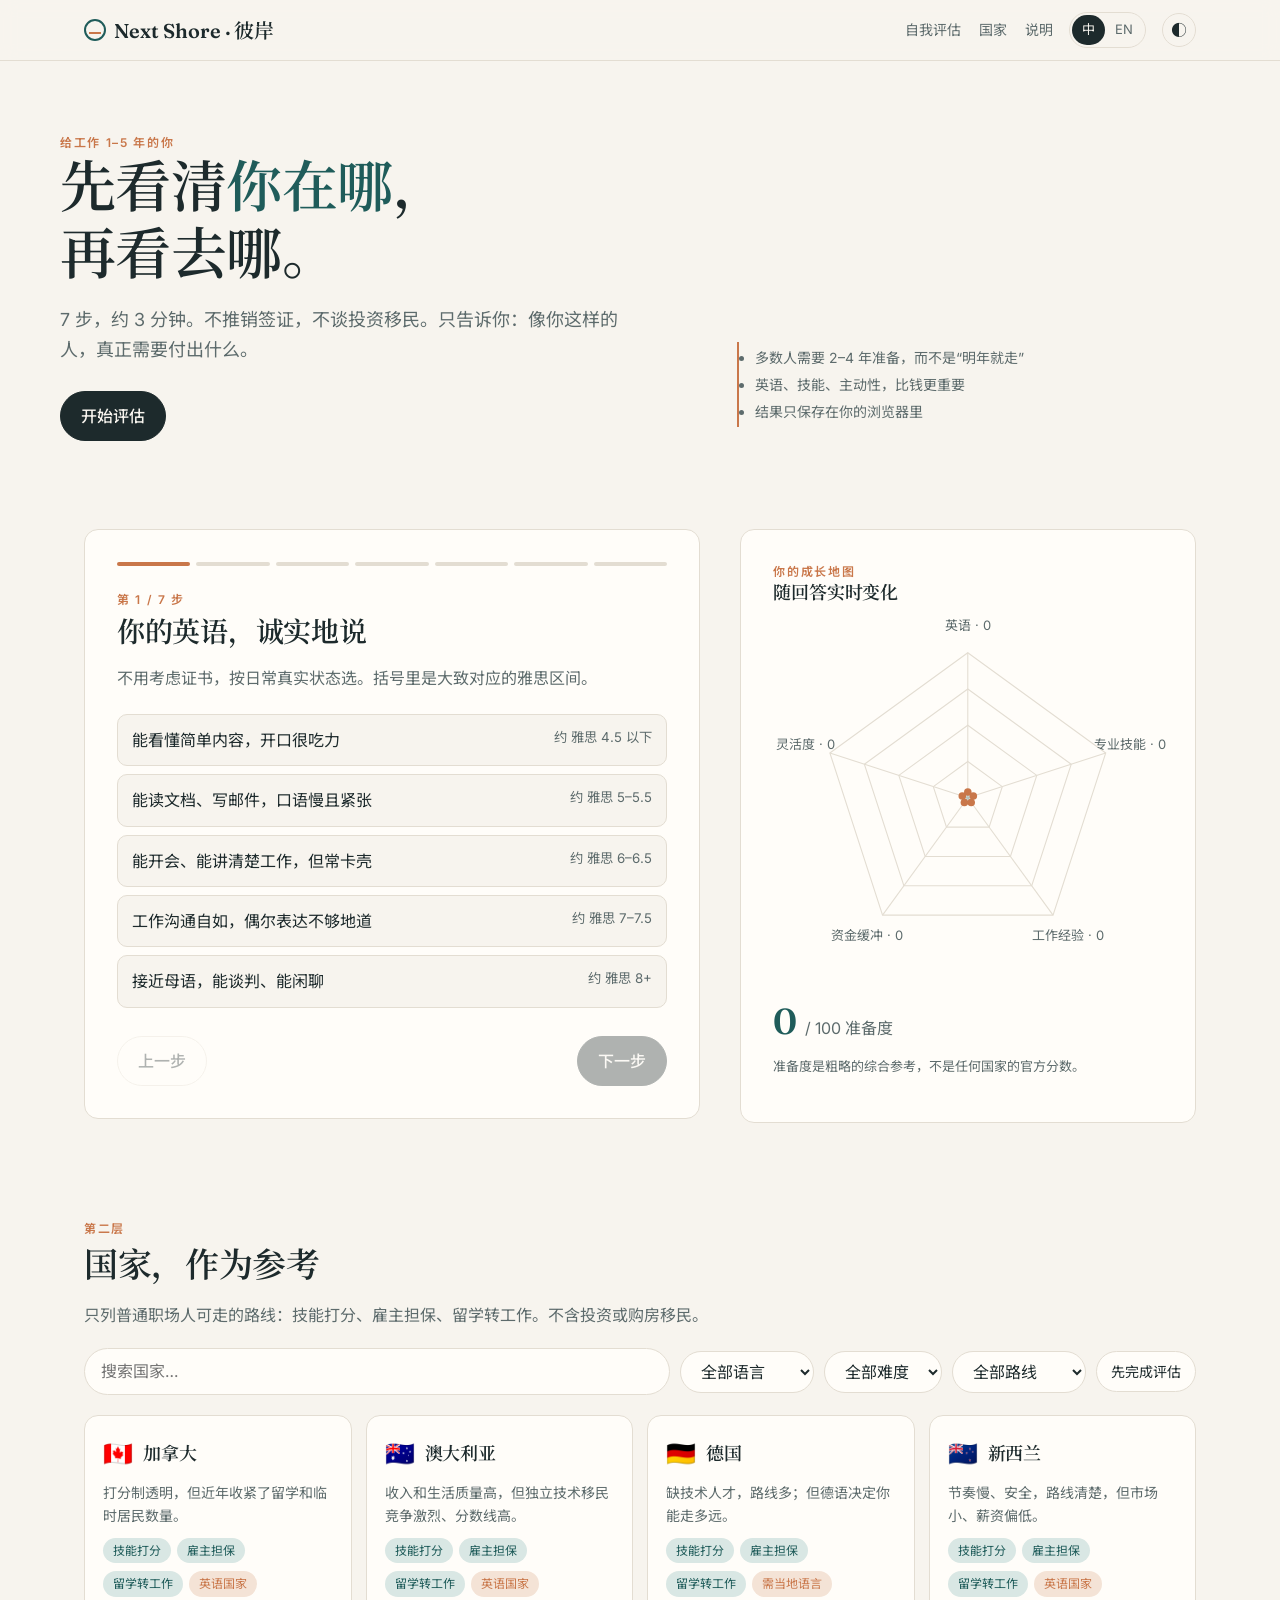
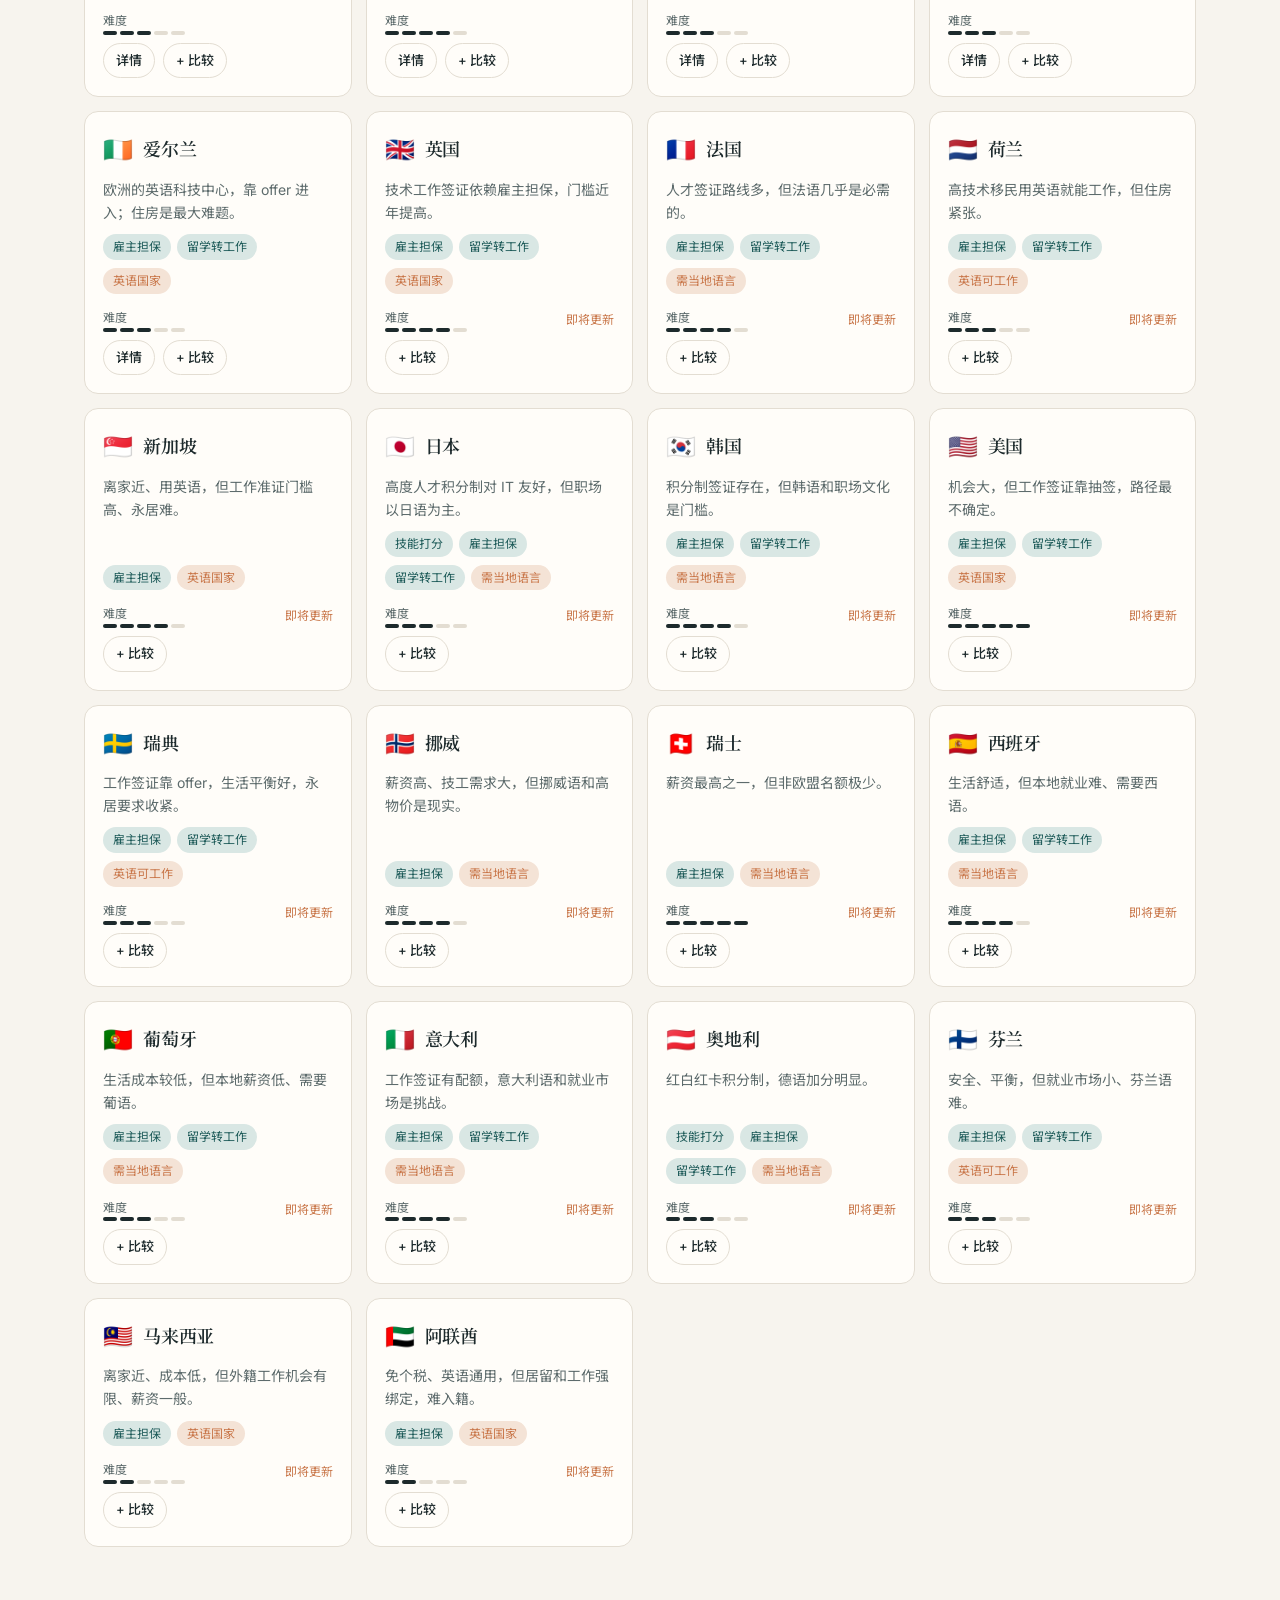
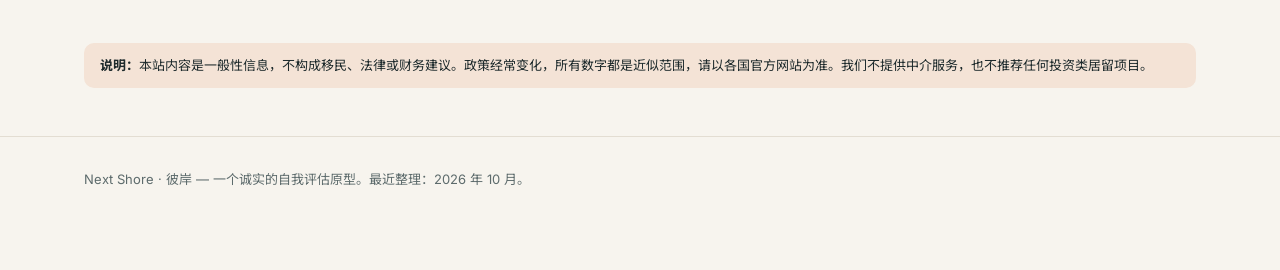
<file: index.html>
<!doctype html>
<html lang="zh-CN">
<head>
<meta charset="utf-8" />
<meta name="viewport" content="width=device-width, initial-scale=1" />
<title>Next Shore · 彼岸</title>
<meta name="description" content="A calm self-assessment for early-career professionals curious about working abroad. 给工作 1–5 年、想看看海外可能性的人的自我评估。" />
<link rel="preconnect" href="https://fonts.googleapis.com" />
<link rel="preconnect" href="https://fonts.gstatic.com" crossorigin />
<link href="https://fonts.googleapis.com/css2?family=Fraunces:opsz,wght@9..144,400;9..144,600&family=Inter:wght@400;500;600&family=Noto+Sans+SC:wght@400;500;700&family=Noto+Serif+SC:wght@500;700&display=swap" rel="stylesheet" />
<style>
/* ---------- Tokens ---------- */
:root{
  --paper:#f7f4ee; --card:#fffdf9; --ink:#1d2a2c; --muted:#5d6b6c; --line:#e3ddd2;
  --teal:#1f5c5a; --teal-soft:#d9e7e4; --warm:#c9774a; --warm-soft:#f4e3d6;
  --serif:"Fraunces","Noto Serif SC",Georgia,serif; --sans:"Inter","Noto Sans SC",system-ui,sans-serif;
  --r:14px; --ease:cubic-bezier(.2,.7,.2,1);
}
[data-theme=dark]{ --paper:#141a1b; --card:#1b2324; --ink:#ece6dc; --muted:#a3adab; --line:#2c3738;
  --teal:#7fbcb5; --teal-soft:#21393a; --warm:#e09a6f; --warm-soft:#3a2a20; }
*{box-sizing:border-box} html{scroll-behavior:smooth}
body{margin:0;background:var(--paper);color:var(--ink);font:16px/1.65 var(--sans);-webkit-font-smoothing:antialiased;overflow-x:hidden}
h1,h2,h3{font-family:var(--serif);font-weight:600;line-height:1.2;margin:0;letter-spacing:-.01em}
a{color:var(--teal)} button{font:inherit;color:inherit;cursor:pointer}
:focus-visible{outline:2px solid var(--warm);outline-offset:2px;border-radius:6px}
.wrap{max-width:1160px;margin:0 auto;padding:0 24px}
.eyebrow{font-size:12px;letter-spacing:.14em;text-transform:uppercase;color:var(--warm);font-weight:600}
.muted{color:var(--muted)}
.btn{border:1px solid var(--ink);background:var(--ink);color:var(--paper);padding:11px 20px;border-radius:999px;font-weight:500;transition:transform .2s var(--ease),opacity .2s}
.btn:hover{transform:translateY(-1px)} .btn:disabled{opacity:.35;cursor:not-allowed;transform:none}
.btn.ghost{background:transparent;color:var(--ink);border-color:var(--line)}
.chip{display:inline-block;font-size:12px;padding:3px 10px;border-radius:999px;background:var(--teal-soft);color:var(--teal);margin:0 6px 6px 0}
.chip.warm{background:var(--warm-soft);color:var(--warm)}
/* ---------- Header ---------- */
header{position:sticky;top:0;z-index:30;background:color-mix(in srgb,var(--paper) 88%,transparent);backdrop-filter:blur(8px);border-bottom:1px solid var(--line)}
.bar{display:flex;align-items:center;gap:16px;height:60px}
.logo{font-family:var(--serif);font-size:20px;font-weight:600;text-decoration:none;color:var(--ink);display:flex;align-items:center;gap:8px}
.logo i{width:22px;height:22px;border-radius:50%;border:2px solid var(--teal);position:relative;display:inline-block}
.logo i:after{content:"";position:absolute;left:3px;right:3px;bottom:5px;height:2px;background:var(--warm)}
nav{display:flex;gap:18px;margin-left:auto;font-size:14px} nav a{color:var(--muted);text-decoration:none} nav a:hover{color:var(--ink)}
.toggle{display:flex;border:1px solid var(--line);border-radius:999px;padding:2px;font-size:13px}
.toggle button{border:0;background:none;padding:4px 10px;border-radius:999px;color:var(--muted)}
.toggle button[aria-pressed=true]{background:var(--ink);color:var(--paper)}
.icon-btn{border:1px solid var(--line);background:none;width:34px;height:34px;border-radius:50%}
/* ---------- Hero ---------- */
.hero{padding:72px 0 40px;display:grid;grid-template-columns:1.3fr 1fr;gap:48px;align-items:end}
.hero h1{font-size:clamp(34px,5vw,56px)} .hero h1 em{font-style:normal;color:var(--teal)}
.hero p{font-size:18px;max-width:560px}
.promise{border-left:2px solid var(--warm);padding-left:16px;font-size:14px}
.promise li{margin:4px 0}
/* ---------- Assessment ---------- */
section{padding:48px 0;scroll-margin-top:60px}
.assess{display:grid;grid-template-columns:minmax(0,1.15fr) minmax(0,.85fr);gap:40px;align-items:start}
.panel{background:var(--card);border:1px solid var(--line);border-radius:var(--r);padding:32px}
.progress{display:flex;gap:6px;margin-bottom:24px} .progress span{flex:1;height:4px;border-radius:4px;background:var(--line);transition:background .4s}
.progress span.on{background:var(--teal)} .progress span.cur{background:var(--warm)}
.step{animation:in .45s var(--ease)} @keyframes in{from{opacity:0;transform:translateX(14px)}to{opacity:1;transform:none}}
.step h2{font-size:28px;margin:6px 0 8px}
.q{margin-top:22px} .q>p{font-weight:600;margin:0 0 10px;font-size:14px}
.opts{display:grid;gap:8px} .opts.two{grid-template-columns:1fr 1fr}
.opt{display:flex;justify-content:space-between;gap:12px;text-align:left;border:1px solid var(--line);background:var(--paper);border-radius:10px;padding:12px 14px;transition:border-color .2s,background .2s,transform .15s}
.opt:hover{border-color:var(--teal)} .opt:active{transform:scale(.99)}
.opt[aria-pressed=true]{border-color:var(--teal);background:var(--teal-soft)}
.opt small{color:var(--muted);white-space:nowrap}
.nav-row{display:flex;justify-content:space-between;align-items:center;margin-top:28px}
.radar-card{position:sticky;top:84px}
.radar-card h3{font-size:18px}
svg.radar{width:100%;height:auto;display:block;overflow:visible}
.radar .grid{fill:none;stroke:var(--line)} .radar .axis{stroke:var(--line)}
.radar .shape{fill:color-mix(in srgb,var(--teal) 22%,transparent);stroke:var(--teal);stroke-width:2;stroke-linejoin:round}
.radar .dot{fill:var(--warm)} .radar text{font:12px var(--sans);fill:var(--muted)}
.ready{display:flex;align-items:baseline;gap:8px;margin-top:6px} .ready b{font:600 36px var(--serif);color:var(--teal)}
.mini{display:none}
/* ---------- Results ---------- */
#results[hidden]{display:none}
.res-head{display:grid;grid-template-columns:1.4fr .6fr;gap:32px;align-items:center}
.res-head h2{font-size:clamp(26px,3.4vw,38px);margin:8px 0 12px}
.effort{display:flex;gap:4px;margin-top:6px} .effort i{width:26px;height:8px;border-radius:4px;background:var(--line)} .effort i.on{background:var(--warm)}
.road{position:relative;display:grid;grid-template-columns:repeat(4,1fr);gap:16px;margin:40px 0 8px}
.road:before{content:"";position:absolute;top:13px;left:12px;right:12px;height:2px;background:repeating-linear-gradient(90deg,var(--teal) 0 8px,transparent 8px 14px)}
.stop{position:relative;padding-top:38px;animation:in .5s var(--ease) both}
.stop:before{content:"";position:absolute;top:4px;left:0;width:20px;height:20px;border-radius:50%;background:var(--card);border:2px solid var(--teal)}
.stop.here:before{background:var(--warm);border-color:var(--warm);box-shadow:0 0 0 6px var(--warm-soft)}
.stop .t{font-size:12px;color:var(--warm);font-weight:600;letter-spacing:.06em}
.stop h4{margin:4px 0;font-family:var(--serif);font-size:17px}
.steps-list{counter-reset:s;list-style:none;padding:0;display:grid;grid-template-columns:1fr 1fr;gap:12px}
.steps-list li{counter-increment:s;background:var(--paper);border:1px solid var(--line);border-radius:10px;padding:14px 14px 14px 48px;position:relative}
.steps-list li:before{content:counter(s);position:absolute;left:14px;top:12px;font:600 18px var(--serif);color:var(--teal)}
details{border-top:1px solid var(--line)} details:last-child{border-bottom:1px solid var(--line)}
summary{cursor:pointer;padding:16px 0;font-weight:600;list-style:none;display:flex;justify-content:space-between}
summary:after{content:"+";color:var(--teal);font-size:20px;line-height:1;transition:transform .25s} details[open] summary:after{transform:rotate(45deg)}
details>div{padding:0 0 18px;animation:in .3s var(--ease)}
.gap{display:grid;grid-template-columns:110px 1fr;gap:12px;margin:10px 0}
.meter{height:6px;border-radius:4px;background:var(--line);overflow:hidden;margin-top:6px}.meter i{display:block;height:100%;background:var(--warm)}
/* ---------- Countries ---------- */
.tools{display:flex;flex-wrap:wrap;gap:10px;align-items:center;margin:20px 0}
.tools input,.tools select{font:inherit;border:1px solid var(--line);background:var(--card);color:var(--ink);border-radius:999px;padding:9px 16px}
.tools input{flex:1;min-width:200px}
.switch{display:flex;gap:8px;align-items:center;font-size:14px;border:1px solid var(--line);border-radius:999px;padding:8px 14px;background:var(--card)}
.switch[aria-pressed=true]{border-color:var(--teal);color:var(--teal);background:var(--teal-soft)}
.grid{display:grid;grid-template-columns:repeat(auto-fill,minmax(250px,1fr));gap:14px}
.cc{background:var(--card);border:1px solid var(--line);border-radius:var(--r);padding:18px;display:flex;flex-direction:column;gap:8px;transition:transform .2s var(--ease),border-color .2s}
.cc:hover{transform:translateY(-2px);border-color:var(--teal)}
.cc .top{display:flex;align-items:center;gap:10px} .cc .flag{font-size:24px} .cc h3{font-size:18px}
.cc p{margin:0;font-size:14px;color:var(--muted);flex:1}
.ticks{display:flex;gap:3px} .ticks i{width:14px;height:4px;border-radius:2px;background:var(--line)} .ticks i.on{background:var(--ink)}
.cc .row{display:flex;justify-content:space-between;align-items:center;font-size:12px;color:var(--muted)}
.cc .acts{display:flex;gap:8px} .cc .acts button{font-size:13px;padding:6px 12px}
.match{font:600 13px var(--sans);color:var(--teal)}
.soon{font-size:12px;color:var(--warm)}
/* Drawer + modal */
.scrim{position:fixed;inset:0;background:rgba(20,26,27,.35);z-index:40;opacity:0;pointer-events:none;transition:opacity .25s}
.scrim.on{opacity:1;pointer-events:auto}
.drawer{position:fixed;top:0;right:0;bottom:0;width:min(620px,100%);background:var(--card);z-index:50;transform:translateX(100%);transition:transform .35s var(--ease);overflow:auto;padding:28px 32px 48px;border-left:1px solid var(--line)}
.drawer.on{transform:none}
.drawer h2{font-size:30px;margin:6px 0}
.close{float:right}
.req{width:100%;border-collapse:collapse;font-size:14px} .req td{border-top:1px solid var(--line);padding:9px 6px;vertical-align:top} .req td:first-child{width:90px;font-weight:600}
.route{border-left:2px solid var(--teal);padding:2px 0 2px 14px;margin:12px 0} .route b{display:block}
.tray{position:fixed;left:50%;bottom:18px;transform:translate(-50%,140%);z-index:35;background:var(--ink);color:var(--paper);border-radius:999px;padding:8px 8px 8px 20px;display:flex;gap:12px;align-items:center;transition:transform .35s var(--ease);font-size:14px;max-width:calc(100% - 24px)}
.tray{visibility:hidden}.tray.on{transform:translate(-50%,0);visibility:visible} .tray .btn{background:var(--paper);color:var(--ink)}
.cmp{overflow:auto} .cmp table{border-collapse:collapse;min-width:560px;width:100%;font-size:14px}
.cmp th,.cmp td{text-align:left;vertical-align:top;padding:10px;border-top:1px solid var(--line)} .cmp th{font-family:var(--serif)}
.cmp td:first-child{font-weight:600;color:var(--muted);width:120px}
.drawer.wide{width:min(980px,100%)}
.note{font-size:13px;background:var(--warm-soft);border-radius:10px;padding:12px 16px;color:var(--ink)}
footer{border-top:1px solid var(--line);padding:32px 0 80px;font-size:13px;color:var(--muted)}
/* ---------- Responsive ---------- */
@media (max-width:900px){
  .hero,.assess,.res-head{grid-template-columns:1fr} .hero{padding-top:40px}
  .radar-card.full{display:none}
  .mini{display:flex;position:sticky;top:60px;z-index:20;align-items:center;gap:12px;background:var(--card);border:1px solid var(--line);border-radius:12px;padding:8px 12px;margin-bottom:12px}
  .mini svg{width:64px;height:64px;flex:none} .mini b{font:600 22px var(--serif);color:var(--teal)}
  .road{grid-template-columns:1fr;gap:0} .road:before{top:12px;bottom:12px;left:9px;right:auto;width:2px;height:auto;background:repeating-linear-gradient(180deg,var(--teal) 0 8px,transparent 8px 14px)}
  .stop{padding:0 0 22px 36px} .stop:before{top:2px}
  .steps-list,.opts.two{grid-template-columns:1fr}
  nav{display:none} .panel{padding:22px} .wrap{padding:0 16px}
  .bar{gap:10px} .logo{margin-right:auto}
}
@media (prefers-reduced-motion:reduce){*{animation:none!important;transition:none!important}}
</style>
</head>
<body>
<header><div class="wrap bar">
  <a class="logo" href="#top"><i aria-hidden="true"></i><span>Next Shore · 彼岸</span></a>
  <nav><a href="#assess" data-t="navAssess"></a><a href="#countries" data-t="navCountries"></a><a href="#about" data-t="navAbout"></a></nav>
  <div class="toggle" role="group" aria-label="Language"><button data-lang="zh">中</button><button data-lang="en">EN</button></div>
  <button class="icon-btn" id="theme" aria-label="Toggle dark mode">◐</button>
</div></header>

<main id="top">
  <div class="wrap hero">
    <div>
      <div class="eyebrow" data-t="heroEyebrow"></div>
      <h1 data-t="heroTitle" data-html></h1>
      <p class="muted" data-t="heroLead"></p>
      <a class="btn" href="#assess" data-t="heroCta" style="text-decoration:none;display:inline-block;margin-top:8px"></a>
    </div>
    <ul class="promise muted" data-t="promise" data-html></ul>
  </div>

  <section id="assess"><div class="wrap">
    <div class="mini" id="mini" aria-hidden="true"></div>
    <div class="assess">
      <div class="panel" id="stepPanel" aria-live="polite"></div>
      <aside class="panel radar-card full">
        <div class="eyebrow" data-t="radarEyebrow"></div>
        <h3 data-t="radarTitle"></h3>
        <div id="radar"></div>
        <div class="ready"><b id="readyNum">0</b><span class="muted" data-t="readyLabel"></span></div>
        <p class="muted" style="font-size:13px" data-t="radarNote"></p>
      </aside>
    </div>
  </div></section>

  <section id="results" hidden><div class="wrap"><div class="panel" id="resPanel"></div></div></section>

  <section id="countries"><div class="wrap">
    <div class="eyebrow" data-t="cEyebrow"></div>
    <h2 style="font-size:34px;margin-top:6px" data-t="cTitle"></h2>
    <p class="muted" data-t="cLead"></p>
    <div class="tools">
      <input id="q" type="search" />
      <select id="fLang" aria-label="language"></select>
      <select id="fDiff" aria-label="difficulty"></select>
      <select id="fPath" aria-label="pathway"></select>
      <button class="switch" id="fMatch" aria-pressed="false"></button>
    </div>
    <div class="grid" id="grid"></div>
  </div></section>

  <section id="about"><div class="wrap"><div class="note" data-t="disclaimer"></div></div></section>
</main>
<footer><div class="wrap" data-t="footer"></div></footer>

<div class="scrim" id="scrim"></div>
<aside class="drawer" id="drawer" role="dialog" aria-modal="true" aria-labelledby="dTitle" tabindex="-1"></aside>
<div class="tray" id="tray"><span id="trayTxt"></span><button class="btn" id="cmpBtn"></button><button class="icon-btn" id="trayClear" style="color:inherit;border-color:#fff4" aria-label="clear">×</button></div>

<script src="data.js"></script>
<script>
/* ===================== UI strings ===================== */
const UI = {
  navAssess:["自我评估","Self-assessment"], navCountries:["国家","Countries"], navAbout:["说明","About"],
  heroEyebrow:["给工作 1–5 年的你","For people 1–5 years into work"],
  heroTitle:["先看清<em>你在哪</em>，<br>再看去哪。","See <em>where you stand</em>,<br>then where to go."],
  heroLead:["7 步，约 3 分钟。不推销签证，不谈投资移民。只告诉你：像你这样的人，真正需要付出什么。","7 steps, about 3 minutes. No visa sales, no investment schemes — just what it would honestly take for someone like you."],
  heroCta:["开始评估","Start the assessment"],
  promise:["<li>多数人需要 2–4 年准备，而不是“明年就走”</li><li>英语、技能、主动性，比钱更重要</li><li>结果只保存在你的浏览器里</li>","<li>Most people need 2–4 years of preparation, not \"next year\"</li><li>English, skills and initiative matter more than money</li><li>Your result stays in your browser only</li>"],
  radarEyebrow:["你的成长地图","Your growth map"], radarTitle:["随回答实时变化","Updates as you answer"],
  readyLabel:["/ 100 准备度","/ 100 readiness"], radarNote:["准备度是粗略的综合参考，不是任何国家的官方分数。","Readiness is a rough composite, not any country's official score."],
  step:["第 {n} / {t} 步","Step {n} of {t}"], back:["上一步","Back"], next:["下一步","Next"], finish:["看我的结果","See my result"],
  youAreHere:["你在这里","You are here"], now:["现在","Now"],
  effort:["需要的投入","Effort required"], horizon:["大致时间","Rough horizon"],
  nextSteps:["接下来具体做什么","Concrete next steps"], whatTake:["对我来说要做到什么？","What would it take for me?"],
  whatTakeLead:["按你最弱的三项排序：","Ordered by your three weakest axes:"],
  matches:["和你最匹配的国家","Your best-matched countries"], toTake:["对你来说还差什么","What it would take for you"],
  noGap:["主要门槛你已经达到，关键在拿到 offer 或邀请。","You meet the main thresholds; the key is landing an offer or invitation."],
  langGap:["需要愿意学当地语言（你没有勾选）","You'd need to learn the local language (not selected)"],
  retake:["重新评估","Retake"], edit:["修改答案","Edit answers"], seeCountries:["查看全部国家","Browse all countries"],
  cEyebrow:["第二层","Second layer"], cTitle:["国家，作为参考","Countries, as reference"],
  cLead:["只列普通职场人可走的路线：技能打分、雇主担保、留学转工作。不含投资或购房移民。","Only routes for ordinary professionals: skilled points, employer sponsorship, study-to-work. No investment or property-based schemes."],
  search:["搜索国家…","Search countries…"], allLang:["全部语言","Any language"], allDiff:["全部难度","Any difficulty"], allPath:["全部路线","Any pathway"],
  diffN:["难度 {n}/5","Difficulty {n}/5"], matchOn:["只看匹配我的结果","Matched to my result"], matchNeed:["先完成评估","Finish the assessment first"],
  details:["详情","Details"], compare:["比较","Compare"], added:["已加入","Added"], comingSoon:["即将更新","Coming soon"],
  matchPct:["匹配 {n}","Match {n}"], none:["没有符合条件的国家。","No countries match."],
  overview:["概况","Overview"], routes:["适合普通职场人的路线","Routes for ordinary professionals"], reqs:["关键要求","Key requirements"],
  living:["生活与工作现实","Living & working reality"], risks:["风险与注意","Risks & caveats"], suits:["适合谁","Who it suits"], links:["官方来源","Official sources"],
  trayN:["已选 {n} / 3 个国家","{n} of 3 selected"], compareNow:["并排比较","Compare side by side"], close:["关闭","Close"],
  cmpTitle:["并排比较","Side-by-side"], difficulty:["难度","Difficulty"], language:["语言","Language"], pathways:["路线","Pathways"], line:["一句话","In one line"],
  cmpMax:["最多比较 3 个国家","Compare up to 3 countries"],
  disclaimer:["<b>说明：</b>本站内容是一般性信息，不构成移民、法律或财务建议。政策经常变化，所有数字都是近似范围，请以各国官方网站为准。我们不提供中介服务，也不推荐任何投资类居留项目。","<b>Please note:</b> this site is general information, not migration, legal or financial advice. Policies change often and every figure is approximate — always check official government sources. We offer no agency services and do not recommend any investment-based residency."],
  footer:["Next Shore · 彼岸 — 一个诚实的自我评估原型。最近整理：2026 年 10 月。","Next Shore · 彼岸 — an honest self-assessment prototype. Last reviewed: October 2026."],
};
/* ===================== State ===================== */
const S = {
  lang: localStorage.getItem("ns.lang") || "zh",
  answers: {}, step: 0, done: false, cmp: [], matchOnly: false,
};
try { const saved = JSON.parse(localStorage.getItem("ns.result") || "null"); if (saved) { S.answers = saved.answers; S.done = true; S.step = NS.STEPS.length - 1; } } catch (e) {}
const tx = (o) => (o ? o[S.lang] : "");
const u = (k, vars) => { let s = UI[k][S.lang === "zh" ? 0 : 1]; for (const v in vars || {}) s = s.replace("{" + v + "}", vars[v]); return s; };
const $ = (s) => document.querySelector(s);
const esc = (s) => String(s).replace(/[&<>"]/g, (c) => ({ "&": "&amp;", "<": "&lt;", ">": "&gt;", '"': "&quot;" }[c]));

/* ===================== Radar (hand-built SVG with morph) ===================== */
let shown = { english: 0, skills: 0, experience: 0, runway: 0, flex: 0 }, anim;
function radarSVG(vals, size, labels) {
  const c = size / 2, R = size / 2 - (labels ? 46 : 4), n = NS.AXES.length;
  const pt = (i, r) => { const a = -Math.PI / 2 + (i * 2 * Math.PI) / n; return [c + r * Math.cos(a), c + r * Math.sin(a)]; };
  let g = "";
  for (const k of [0.25, 0.5, 0.75, 1]) g += `<polygon class="grid" points="${NS.AXES.map((_, i) => pt(i, R * k).join(",")).join(" ")}"/>`;
  NS.AXES.forEach((ax, i) => {
    const [x, y] = pt(i, R); g += `<line class="axis" x1="${c}" y1="${c}" x2="${x}" y2="${y}"/>`;
    if (labels) { const [lx, ly] = pt(i, R + 24); g += `<text x="${lx}" y="${ly}" text-anchor="middle" dominant-baseline="middle">${tx(ax.label)} · ${Math.round(vals[ax.id])}</text>`; }
  });
  const pts = NS.AXES.map((ax, i) => pt(i, (R * Math.max(4, vals[ax.id])) / 100));
  g += `<polygon class="shape" points="${pts.map((p) => p.join(",")).join(" ")}"/>`;
  if (labels) g += pts.map((p) => `<circle class="dot" cx="${p[0]}" cy="${p[1]}" r="3.5"/>`).join("");
  return `<svg class="radar" viewBox="0 0 ${size} ${size}" role="img" aria-label="radar">${g}</svg>`;
}
function drawRadar() {
  const target = NS.scoreAxes(S.answers), from = { ...shown }, t0 = performance.now();
  cancelAnimationFrame(anim);
  const tick = (t) => {
    const k = Math.min(1, (t - t0) / 500), e = 1 - Math.pow(1 - k, 3);
    for (const a in target) shown[a] = from[a] + (target[a] - from[a]) * e;
    const r = NS.readiness(shown, S.answers);
    $("#radar").innerHTML = radarSVG(shown, 360, true); $("#readyNum").textContent = r;
    $("#mini").innerHTML = radarSVG(shown, 64, false) + `<div><b>${r}</b> <span class="muted" style="font-size:13px">${u("readyLabel")}</span><div class="muted" style="font-size:12px">${u("step", { n: S.step + 1, t: NS.STEPS.length })}</div></div>`;
    if (k < 1) anim = requestAnimationFrame(tick);
  };
  anim = requestAnimationFrame(tick);
}

/* ===================== Assessment ===================== */
function stepComplete(st) { return st.questions.every((q) => (q.type === "multi" ? true : !!S.answers[q.id])); }
function renderStep() {
  const st = NS.STEPS[S.step], last = S.step === NS.STEPS.length - 1;
  const prog = NS.STEPS.map((_, i) => `<span class="${i < S.step ? "on" : i === S.step ? "cur" : ""}"></span>`).join("");
  const qs = st.questions.map((q) => {
    const many = q.options.length > 5;
    const opts = q.options.map((o) => {
      const on = q.type === "multi" ? (S.answers[q.id] || []).includes(o.id) : S.answers[q.id] === o.id;
      return `<button class="opt" data-q="${q.id}" data-o="${o.id}" data-multi="${q.type === "multi"}" aria-pressed="${on}"><span>${tx(o.label)}</span>${o.sub ? `<small>${tx(o.sub)}</small>` : ""}</button>`;
    }).join("");
    return `<div class="q" role="group" aria-label="${esc(tx(q.label || st.title))}">${q.label ? `<p>${tx(q.label)}</p>` : ""}<div class="opts ${many ? "two" : ""}">${opts}</div></div>`;
  }).join("");
  $("#stepPanel").innerHTML = `<div class="progress" aria-hidden="true">${prog}</div>
    <div class="step"><div class="eyebrow">${u("step", { n: S.step + 1, t: NS.STEPS.length })}</div><h2>${tx(st.title)}</h2><p class="muted">${tx(st.hint)}</p>${qs}</div>
    <div class="nav-row"><button class="btn ghost" id="back" ${S.step === 0 ? "disabled" : ""}>${u("back")}</button>
    <button class="btn" id="next" ${stepComplete(st) ? "" : "disabled"}>${last ? u("finish") : u("next")}</button></div>`;
  drawRadar();
}
$("#stepPanel").addEventListener("click", (e) => {
  const b = e.target.closest(".opt");
  if (b) {
    const q = b.dataset.q, o = b.dataset.o;
    if (b.dataset.multi === "true") { const arr = new Set(S.answers[q] || []); arr.has(o) ? arr.delete(o) : arr.add(o); S.answers[q] = [...arr]; }
    else S.answers[q] = o;
    // Update pressed states in place (keeps focus), then refresh nav + radar.
    b.closest(".opts").querySelectorAll(".opt").forEach((x) => x.setAttribute("aria-pressed", b.dataset.multi === "true" ? (S.answers[q] || []).includes(x.dataset.o) : x.dataset.o === o));
    $("#next").disabled = !stepComplete(NS.STEPS[S.step]); drawRadar(); return;
  }
  if (e.target.id === "back" && S.step > 0) { S.step--; renderStep(); }
  if (e.target.id === "next") {
    if (S.step < NS.STEPS.length - 1) { S.step++; renderStep(); $("#assess").scrollIntoView({ block: "start" }); }
    else finish();
  }
});
function finish() {
  S.done = true; localStorage.setItem("ns.result", JSON.stringify({ answers: S.answers, at: Date.now() }));
  renderResults(); renderCountries(); $("#results").scrollIntoView({ behavior: "smooth" });
}

/* ===================== Results ===================== */
function compute() {
  const s = NS.scoreAxes(S.answers), r = NS.readiness(s, S.answers), arch = NS.pickArchetype(s, r);
  const ranked = NS.COUNTRIES.map((c) => ({ c, ...NS.matchCountry(c, s, S.answers) })).sort((a, b) => b.score - a.score || b.c.full - a.c.full);
  return { s, r, arch, ranked };
}
function gapLine(g) {
  if (g.axis === "language") return u("langGap");
  const ax = NS.AXES.find((a) => a.id === g.axis);
  return `${tx(ax.label)}: ${g.have} → ${g.need}+`;
}
function renderResults() {
  if (!S.done) { $("#results").hidden = true; return; }
  const { s, r, arch, ranked } = compute();
  $("#results").hidden = false;
  const weakest = Object.entries(s).sort((a, b) => a[1] - b[1]).slice(0, 3);
  const times = ["0–6", "6–18", "18–36"].map((x) => (S.lang === "zh" ? x + " 个月" : x + " mo"));
  const road = `<div class="stop here"><div class="t">${u("now")}</div><h4>${u("youAreHere")}</h4><div class="muted" style="font-size:14px">${r}/100</div></div>` +
    arch.timeline.map((m, i) => `<div class="stop" style="animation-delay:${(i + 1) * 0.12}s"><div class="t">${times[i]}</div><h4>${tx(m)}</h4></div>`).join("");
  const take = weakest.map(([k, v]) => `<div class="gap"><div><b>${tx(NS.AXES.find((a) => a.id === k).label)}</b><div class="meter"><i style="width:${v}%"></i></div><small class="muted">${v}/100</small></div><div>${tx(NS.GAP_TEXT[k])}</div></div>`).join("");
  const top = [...ranked].sort((a, b) => b.score + (b.c.full ? 10 : 0) - a.score - (a.c.full ? 10 : 0)).slice(0, 5).map(({ c, score, gaps }) => `<details><summary><span>${c.flag} ${tx(c.name)} <span class="match">· ${u("matchPct", { n: score })}</span>${c.full ? "" : ` <span class="soon">${u("comingSoon")}</span>`}</span></summary><div>
      <p class="muted" style="margin-top:0">${tx(c.line)}</p><b>${u("toTake")}</b>
      <ul>${gaps.length ? gaps.map((g) => `<li>${esc(gapLine(g))}</li>`).join("") : `<li>${u("noGap")}</li>`}</ul>
      ${c.full ? `<button class="btn ghost" data-open="${c.id}">${u("details")}</button>` : ""}</div></details>`).join("");
  $("#resPanel").innerHTML = `<div class="res-head"><div><div class="eyebrow">${u("radarEyebrow")}</div><h2>${tx(arch.title)}</h2><p class="muted">${tx(arch.summary)}</p>
      <div style="display:flex;gap:32px;flex-wrap:wrap"><div><small class="muted">${u("effort")}</small><div class="effort" aria-label="${arch.effort}/5">${[1, 2, 3, 4, 5].map((i) => `<i class="${i <= arch.effort ? "on" : ""}"></i>`).join("")}</div></div>
      <div><small class="muted">${u("horizon")}</small><div style="font-weight:600">${tx(arch.years)}</div></div></div></div>
      <div>${radarSVG(s, 300, true)}</div></div>
    <div class="road">${road}</div>
    <h3 style="margin:32px 0 12px;font-size:20px">${u("nextSteps")}</h3><ol class="steps-list">${arch.steps.map((x) => `<li>${tx(x)}</li>`).join("")}</ol>
    <details open style="margin-top:24px"><summary>${u("whatTake")}</summary><div><p class="muted">${u("whatTakeLead")}</p>${take}</div></details>
    <h3 style="margin:32px 0 4px;font-size:20px">${u("matches")}</h3>${top}
    <div style="display:flex;gap:10px;flex-wrap:wrap;margin-top:24px"><button class="btn ghost" id="edit">${u("edit")}</button><button class="btn ghost" id="retake">${u("retake")}</button><a class="btn" href="#countries" style="text-decoration:none">${u("seeCountries")}</a></div>`;
}
$("#resPanel").addEventListener("click", (e) => {
  if (e.target.dataset.open) openCountry(e.target.dataset.open);
  if (e.target.id === "edit") { S.step = 0; renderStep(); $("#assess").scrollIntoView({ behavior: "smooth" }); }
  if (e.target.id === "retake") { S.answers = {}; S.step = 0; S.done = false; localStorage.removeItem("ns.result"); renderResults(); renderStep(); renderCountries(); $("#assess").scrollIntoView({ behavior: "smooth" }); }
});

/* ===================== Countries ===================== */
const ticks = (n) => `<span class="ticks" aria-label="${n}/5">${[1, 2, 3, 4, 5].map((i) => `<i class="${i <= n ? "on" : ""}"></i>`).join("")}</span>`;
function renderFilters() {
  $("#q").placeholder = u("search");
  const keep = (id) => $(id).value;
  const [l, d, p] = [keep("#fLang"), keep("#fDiff"), keep("#fPath")];
  $("#fLang").innerHTML = `<option value="">${u("allLang")}</option>` + Object.entries(NS.LANGS).map(([k, v]) => `<option value="${k}">${tx(v)}</option>`).join("");
  $("#fDiff").innerHTML = `<option value="">${u("allDiff")}</option>` + [2, 3, 4, 5].map((n) => `<option value="${n}">${u("diffN", { n })}</option>`).join("");
  $("#fPath").innerHTML = `<option value="">${u("allPath")}</option>` + Object.entries(NS.PATHWAYS).map(([k, v]) => `<option value="${k}">${tx(v)}</option>`).join("");
  $("#fLang").value = l; $("#fDiff").value = d; $("#fPath").value = p;
}
function renderCountries() {
  const q = $("#q").value.trim().toLowerCase(), fl = $("#fLang").value, fd = $("#fDiff").value, fp = $("#fPath").value;
  const mb = $("#fMatch"); mb.setAttribute("aria-pressed", S.matchOnly && S.done); mb.textContent = S.done ? u("matchOn") : u("matchNeed"); mb.disabled = !S.done;
  let list = NS.COUNTRIES.map((c) => ({ c, score: null }));
  if (S.done) { const { ranked } = compute(); list = ranked.map((x) => ({ c: x.c, score: x.score })); if (!S.matchOnly) list.sort((a, b) => b.c.full - a.c.full); }
  list = list.filter(({ c, score }) => (!q || (c.name.zh + c.name.en).toLowerCase().includes(q)) && (!fl || c.lang === fl) && (!fd || c.difficulty == fd) && (!fp || c.pathways.includes(fp)) && (!S.matchOnly || !S.done || score >= 65));
  $("#grid").innerHTML = list.length ? list.map(({ c, score }) => `<article class="cc"><div class="top"><span class="flag" aria-hidden="true">${c.flag}</span><h3>${tx(c.name)}</h3>${score != null ? `<span class="match" style="margin-left:auto">${u("matchPct", { n: score })}</span>` : ""}</div>
      <p>${tx(c.line)}</p><div>${c.pathways.map((p) => `<span class="chip">${tx(NS.PATHWAYS[p])}</span>`).join("")}<span class="chip warm">${tx(NS.LANGS[c.lang])}</span></div>
      <div class="row"><span>${u("difficulty")} ${ticks(c.difficulty)}</span>${c.full ? "" : `<span class="soon">${u("comingSoon")}</span>`}</div>
      <div class="acts">${c.full ? `<button class="btn ghost" data-open="${c.id}">${u("details")}</button>` : ""}<button class="btn ghost" data-cmp="${c.id}" aria-pressed="${S.cmp.includes(c.id)}">${S.cmp.includes(c.id) ? "✓ " + u("added") : "+ " + u("compare")}</button></div></article>`).join("") : `<p class="muted">${u("none")}</p>`;
  renderTray();
}
["#q", "#fLang", "#fDiff", "#fPath"].forEach((s) => $(s).addEventListener("input", renderCountries));
$("#fMatch").addEventListener("click", () => { S.matchOnly = !S.matchOnly; renderCountries(); });
$("#grid").addEventListener("click", (e) => {
  const b = e.target.closest("button"); if (!b) return;
  if (b.dataset.open) openCountry(b.dataset.open);
  if (b.dataset.cmp) toggleCmp(b.dataset.cmp);
});
function toggleCmp(id) {
  if (S.cmp.includes(id)) S.cmp = S.cmp.filter((x) => x !== id);
  else if (S.cmp.length < 3) S.cmp.push(id); else { $("#trayTxt").textContent = u("cmpMax"); return; }
  renderCountries();
}
function renderTray() { $("#tray").classList.toggle("on", S.cmp.length > 0); $("#trayTxt").textContent = u("trayN", { n: S.cmp.length }); $("#cmpBtn").textContent = u("compareNow"); $("#cmpBtn").disabled = S.cmp.length < 2; }
$("#trayClear").onclick = () => { S.cmp = []; renderCountries(); };
$("#cmpBtn").onclick = openCompare;

/* Drawer (country detail + compare) with focus handling */
let lastFocus;
function openDrawer(html, wide) {
  lastFocus = document.activeElement; const d = $("#drawer");
  d.innerHTML = `<button class="btn ghost close" id="dClose">${u("close")}</button>` + html; d.classList.toggle("wide", !!wide);
  d.classList.add("on"); $("#scrim").classList.add("on"); d.focus(); $("#dClose").onclick = closeDrawer;
}
function closeDrawer() { $("#drawer").classList.remove("on"); $("#scrim").classList.remove("on"); lastFocus && lastFocus.focus(); }
$("#scrim").onclick = closeDrawer;
document.addEventListener("keydown", (e) => { if (e.key === "Escape" && $("#drawer").classList.contains("on")) closeDrawer(); });
function openCountry(id) {
  const c = NS.COUNTRIES.find((x) => x.id === id);
  let gapHtml = "";
  if (S.done) { const { s } = compute(), m = NS.matchCountry(c, s, S.answers);
    gapHtml = `<div class="note" style="margin:16px 0"><b>${u("toTake")} · ${u("matchPct", { n: m.score })}</b><ul style="margin:6px 0 0">${m.gaps.length ? m.gaps.map((g) => `<li>${esc(gapLine(g))}</li>`).join("") : `<li>${u("noGap")}</li>`}</ul></div>`; }
  const sec = (k, body, open) => `<details ${open ? "open" : ""}><summary>${u(k)}</summary><div>${body}</div></details>`;
  openDrawer(`<div class="eyebrow">${u("difficulty")} ${ticks(c.difficulty)}</div><h2 id="dTitle">${c.flag} ${tx(c.name)}</h2><p class="muted">${tx(c.line)}</p>${gapHtml}
    ${sec("overview", `<p>${tx(c.overview)}</p>`, true)}
    ${sec("routes", c.routes.map((r) => `<div class="route"><b>${tx(r.name)}</b><span class="chip">${tx(NS.PATHWAYS[r.type])}</span><div class="muted">${tx(r.note)}</div></div>`).join(""))}
    ${sec("reqs", `<table class="req">${c.req.map(([a, b]) => `<tr><td>${tx(a)}</td><td>${tx(b)}</td></tr>`).join("")}</table>`)}
    ${sec("living", `<p>${tx(c.living)}</p>`)}
    ${sec("risks", `<ul>${c.risks.map((r) => `<li>${tx(r)}</li>`).join("")}</ul>`)}
    ${sec("suits", c.suits.map((s) => `<span class="chip">${tx(s)}</span>`).join(""))}
    ${sec("links", `<ul>${c.links.map((l) => `<li><a href="${l.url}" target="_blank" rel="noopener">${tx(l.label)} ↗</a></li>`).join("")}</ul>`)}
    <p class="note" style="margin-top:20px">${u("disclaimer")}</p>`);
}
function openCompare() {
  const cs = S.cmp.map((id) => NS.COUNTRIES.find((c) => c.id === id)), sc = S.done ? compute().s : null;
  const row = (label, f) => `<tr><td>${label}</td>${cs.map((c) => `<td>${f(c)}</td>`).join("")}</tr>`;
  const soon = `<span class="soon">${u("comingSoon")}</span>`;
  openDrawer(`<div class="eyebrow">${u("compare")}</div><h2 id="dTitle">${u("cmpTitle")}</h2><div class="cmp"><table>
    <tr><td></td>${cs.map((c) => `<th>${c.flag} ${tx(c.name)}</th>`).join("")}</tr>
    ${row(u("line"), (c) => tx(c.line))}
    ${sc ? row(u("matchPct", { n: "" }).trim(), (c) => `<b class="match">${NS.matchCountry(c, sc, S.answers).score}</b>`) : ""}
    ${row(u("difficulty"), (c) => ticks(c.difficulty))}
    ${row(u("language"), (c) => tx(NS.LANGS[c.lang]))}
    ${row(u("pathways"), (c) => c.pathways.map((p) => tx(NS.PATHWAYS[p])).join(" · "))}
    ${row(u("reqs"), (c) => (c.full ? c.req.slice(0, 2).map(([a, b]) => `<b>${tx(a)}</b>: ${tx(b)}`).join("<br>") : soon))}
    ${row(u("living"), (c) => (c.full ? tx(c.living) : soon))}
    ${row(u("risks"), (c) => (c.full ? `<ul style="padding-left:18px;margin:0">${c.risks.slice(0, 3).map((r) => `<li>${tx(r)}</li>`).join("")}</ul>` : soon))}
    ${row(u("suits"), (c) => (c.full ? c.suits.map((s) => `<span class="chip">${tx(s)}</span>`).join("") : soon))}
  </table></div>`, true);
}

/* ===================== Language + theme ===================== */
function applyLang() {
  document.documentElement.lang = S.lang === "zh" ? "zh-CN" : "en";
  document.querySelectorAll("[data-t]").forEach((el) => { const v = u(el.dataset.t); el.hasAttribute("data-html") || /<b>/.test(v) ? (el.innerHTML = v) : (el.textContent = v); });
  document.querySelectorAll("[data-lang]").forEach((b) => b.setAttribute("aria-pressed", b.dataset.lang === S.lang));
  renderFilters(); renderStep(); renderResults(); renderCountries();
  if ($("#drawer").classList.contains("on")) closeDrawer();
}
document.querySelectorAll("[data-lang]").forEach((b) => b.addEventListener("click", () => { S.lang = b.dataset.lang; localStorage.setItem("ns.lang", S.lang); applyLang(); }));
const theme = localStorage.getItem("ns.theme"); if (theme) document.documentElement.dataset.theme = theme;
$("#theme").onclick = () => { const t = document.documentElement.dataset.theme === "dark" ? "light" : "dark"; document.documentElement.dataset.theme = t; localStorage.setItem("ns.theme", t); };
applyLang();
</script>
</body>
</html>
</file>
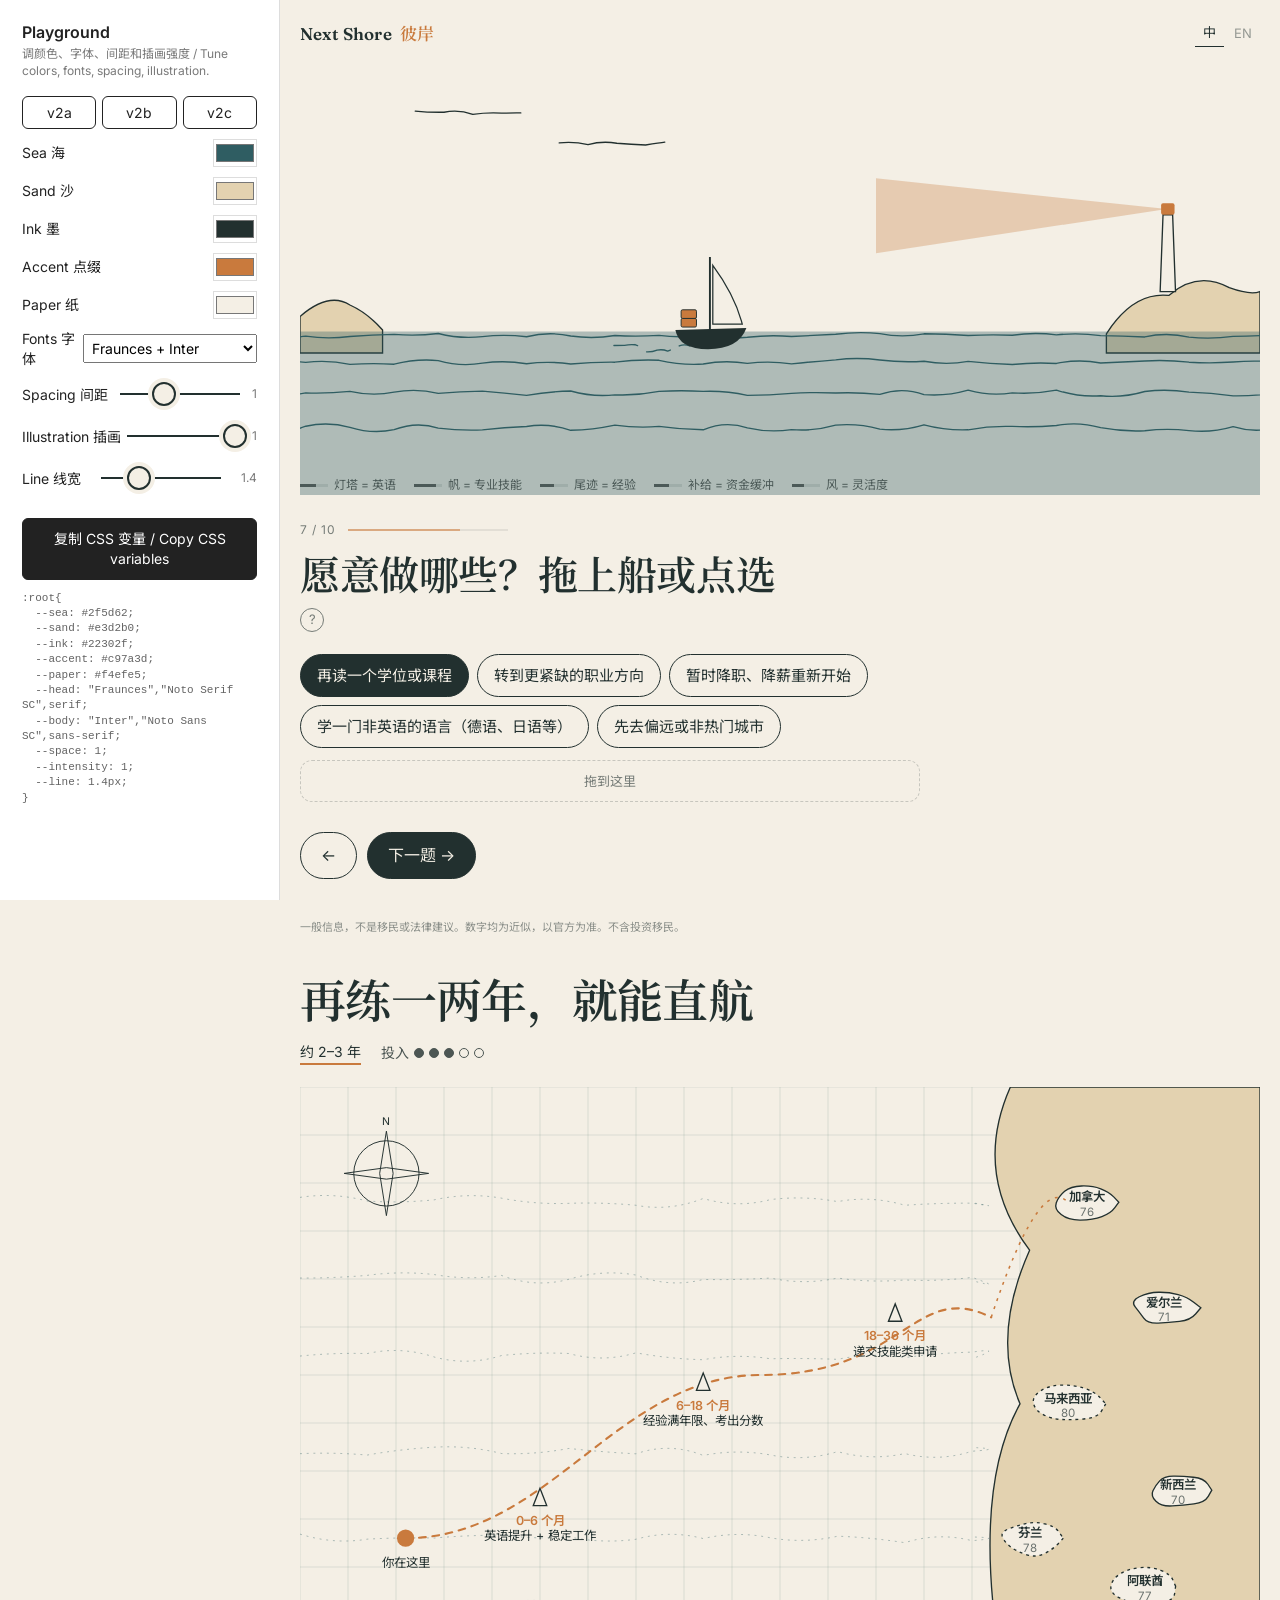
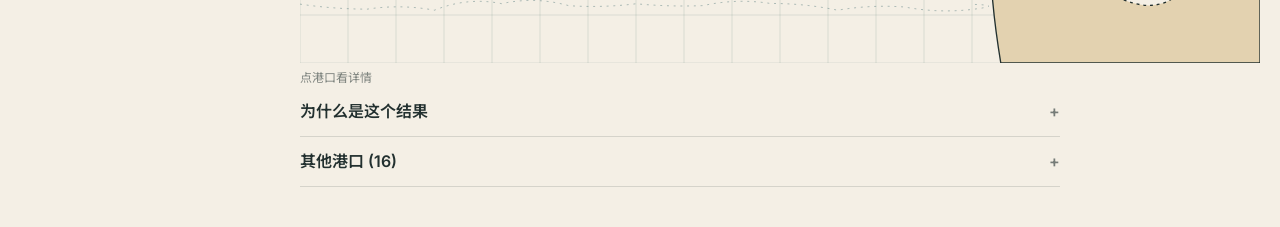
<file: playground/index.html>
<!doctype html><html lang="zh-CN"><head><meta charset="utf-8"><meta name="viewport" content="width=device-width,initial-scale=1">
<title>Next Shore · Playground</title>
<link rel="preconnect" href="https://fonts.googleapis.com"><link rel="preconnect" href="https://fonts.gstatic.com" crossorigin>
<link href="https://fonts.googleapis.com/css2?family=Fraunces:opsz,wght@9..144,400;9..144,600&family=Source+Serif+4:opsz,wght@8..60,400;8..60,600&family=IBM+Plex+Serif:wght@400;600&family=IBM+Plex+Sans:wght@400;600&family=Space+Grotesk:wght@400;600&family=Inter:wght@400;600&family=Source+Sans+3:wght@400;600&family=Noto+Serif+SC:wght@500;700&family=Noto+Sans+SC:wght@400;600&display=swap" rel="stylesheet">
<link rel="stylesheet" href="../v2/engine.css">
<style>
body{display:grid;grid-template-columns:280px 1fr;min-height:100vh}
.ctl{position:sticky;top:0;height:100vh;overflow:auto;padding:22px;border-right:1px solid #0002;background:#fff;font:14px/1.4 Inter,"Noto Sans SC",sans-serif;color:#222}
.ctl h2{font:600 16px Inter;margin:0 0 4px}.ctl p{margin:0 0 16px;opacity:.6;font-size:12px}
.ctl label{display:flex;justify-content:space-between;align-items:center;margin:10px 0}
.ctl input[type=color]{width:44px;height:28px;border:1px solid #0002;padding:0;background:none}
.ctl select{font:inherit;padding:4px}.ctl input[type=range]{width:120px}
.ctl button{width:100%;margin-top:14px;padding:10px;border:1px solid #222;background:#222;color:#fff;border-radius:6px}
.ctl .presets{display:flex;gap:6px}.ctl .presets button{margin:0;padding:6px;background:none;color:#222}
.ctl output{font-size:12px;opacity:.6}
.prev{min-width:0}.demo-result{max-width:1100px;margin:0 auto;padding:0 20px 40px}
.demo-result .go{display:none}
@media(max-width:760px){body{grid-template-columns:1fr}.ctl{position:static;height:auto;border-right:0;border-bottom:1px solid #0002}}
</style></head>
<body>
<aside class="ctl" aria-label="Controls">
  <h2>Playground</h2><p>调颜色、字体、间距和插画强度 / Tune colors, fonts, spacing, illustration.</p>
  <div class="presets"><button data-p="a">v2a</button><button data-p="b">v2b</button><button data-p="c">v2c</button></div>
  <label>Sea 海 <input type="color" data-v="--sea" value="#2f5d62"></label>
  <label>Sand 沙 <input type="color" data-v="--sand" value="#e3d2b0"></label>
  <label>Ink 墨 <input type="color" data-v="--ink" value="#22302f"></label>
  <label>Accent 点缀 <input type="color" data-v="--accent" value="#c97a3d"></label>
  <label>Paper 纸 <input type="color" data-v="--paper" value="#f4efe5"></label>
  <label>Fonts 字体 <select id="font">
    <option value='"Fraunces","Noto Serif SC",serif|"Inter","Noto Sans SC",sans-serif'>Fraunces + Inter</option>
    <option value='"Source Serif 4","Noto Serif SC",serif|"Source Sans 3","Noto Sans SC",sans-serif'>Source Serif + Sans</option>
    <option value='"IBM Plex Serif","Noto Serif SC",serif|"IBM Plex Sans","Noto Sans SC",sans-serif'>IBM Plex pair</option>
    <option value='"Space Grotesk","Noto Sans SC",sans-serif|"Inter","Noto Sans SC",sans-serif'>Space Grotesk + Inter</option>
  </select></label>
  <label>Spacing 间距 <input type="range" id="space" min="0.7" max="1.6" step="0.05" value="1"><output id="spaceO">1</output></label>
  <label>Illustration 插画 <input type="range" id="intensity" min="0" max="1" step="0.05" value="1"><output id="intO">1</output></label>
  <label>Line 线宽 <input type="range" id="line" min="0.8" max="3" step="0.1" value="1.4"><output id="lineO">1.4</output></label>
  <button id="copy">复制 CSS 变量 / Copy CSS variables</button>
  <pre id="out" style="font-size:11px;white-space:pre-wrap;opacity:.7"></pre>
</aside>
<div class="prev"><div id="app"></div><div class="demo-result"></div></div>
<script src="../data.js"></script><script src="../v2/engine.js"></script>
<script>
const app = document.getElementById("app"), R = document.documentElement;
NSV.mount(app, { demo: true });
const PRE = { a: { "--sea": "#1d2326", "--sand": "#fbfaf7", "--ink": "#1d2326", "--accent": "#b5532f", "--paper": "#fbfaf7", i: 0, s: 1.35 },
  b: { "--sea": "#2f5d62", "--sand": "#e3d2b0", "--ink": "#22302f", "--accent": "#c97a3d", "--paper": "#f4efe5", i: 1, s: 1 },
  c: { "--sea": "#123a40", "--sand": "#e9d6ae", "--ink": "#10282c", "--accent": "#e2932f", "--paper": "#f2e9d8", i: 1, s: 1 } };
function vars() {
  const v = {}; document.querySelectorAll("[data-v]").forEach((i) => v[i.dataset.v] = i.value);
  const [hd, bd] = document.getElementById("font").value.split("|"); v["--head"] = hd; v["--body"] = bd;
  v["--space"] = space.value; v["--intensity"] = intensity.value; v["--line"] = line.value + "px"; return v;
}
function apply() {
  const v = vars(); for (const k in v) R.style.setProperty(k, v[k]);
  spaceO.textContent = space.value; intO.textContent = intensity.value; lineO.textContent = line.value;
  out.textContent = ":root{\n" + Object.entries(v).map(([k, x]) => `  ${k}: ${x};`).join("\n") + "\n}";
}
document.querySelectorAll(".ctl input,.ctl select").forEach((i) => i.addEventListener("input", apply));
document.querySelectorAll("[data-p]").forEach((b) => b.onclick = () => { const p = PRE[b.dataset.p]; document.querySelectorAll("[data-v]").forEach((i) => i.value = p[i.dataset.v]); intensity.value = p.i; space.value = p.s; apply(); });
copy.onclick = async () => { try { await navigator.clipboard.writeText(out.textContent); copy.textContent = "已复制 / Copied"; } catch (e) { const r = document.createRange(); r.selectNodeContents(out); getSelection().removeAllRanges(); getSelection().addRange(r); copy.textContent = "已选中，按 Ctrl+C / Selected — press Ctrl+C"; } setTimeout(() => copy.textContent = "复制 CSS 变量 / Copy CSS variables", 1800); };
apply();
</script></body></html>
</file>
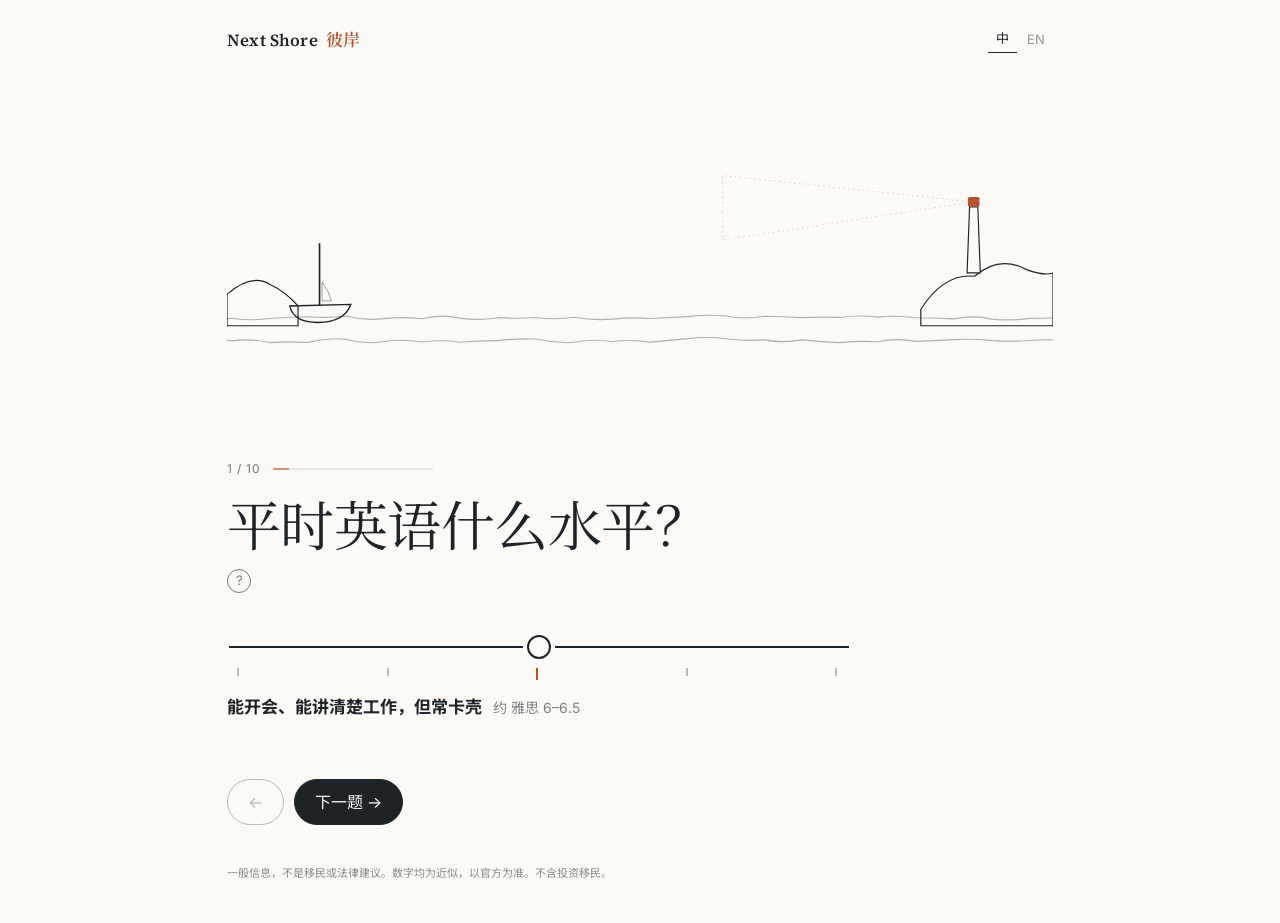
<file: v2a/index.html>
<!doctype html><html lang="zh-CN"><head><meta charset="utf-8"><meta name="viewport" content="width=device-width,initial-scale=1">
<title>Next Shore · 彼岸 — v2a minimal</title>
<link rel="preconnect" href="https://fonts.googleapis.com"><link rel="preconnect" href="https://fonts.gstatic.com" crossorigin>
<link href="https://fonts.googleapis.com/css2?family=Source+Serif+4:opsz,wght@8..60,400;8..60,600&family=Inter:wght@400;600&family=Noto+Serif+SC:wght@500;700&family=Noto+Sans+SC:wght@400;600&display=swap" rel="stylesheet">
<link rel="stylesheet" href="../v2/engine.css"><style>
/* v2a minimal: line-only sea, lots of air, type leads */
:root{--paper:#fbfaf7;--sand:transparent;--sea:#1d2326;--accent:#b5532f;--intensity:0;--space:1.35}
.ns2{max-width:880px}
.scene .land,.scene .home{fill:none}.scene .water{display:none}.scene .wave{opacity:.35}.scene .wave.w2,.scene .wave.w3{display:none}
.scene .beam{fill:none;stroke:var(--accent);stroke-width:1;stroke-dasharray:2 4}
.scene .crates rect{fill:none}.scene .hull{fill:none;stroke:var(--ink);stroke-width:1.6}
.stage{max-width:880px}.legend{display:none}
.q h1{font-size:clamp(30px,5vw,54px);font-weight:400}.verdict h1{font-weight:400;font-size:clamp(30px,5vw,56px)}
.chart .coast{fill:none}.chart .grid{stroke:transparent}.chart .harbor path:first-child{fill:none}
</style></head>
<body><div id="app"></div><script src="../data.js"></script><script src="../v2/engine.js"></script>
<script>NSV.mount(document.getElementById("app"), {});</script></body></html>
</file>
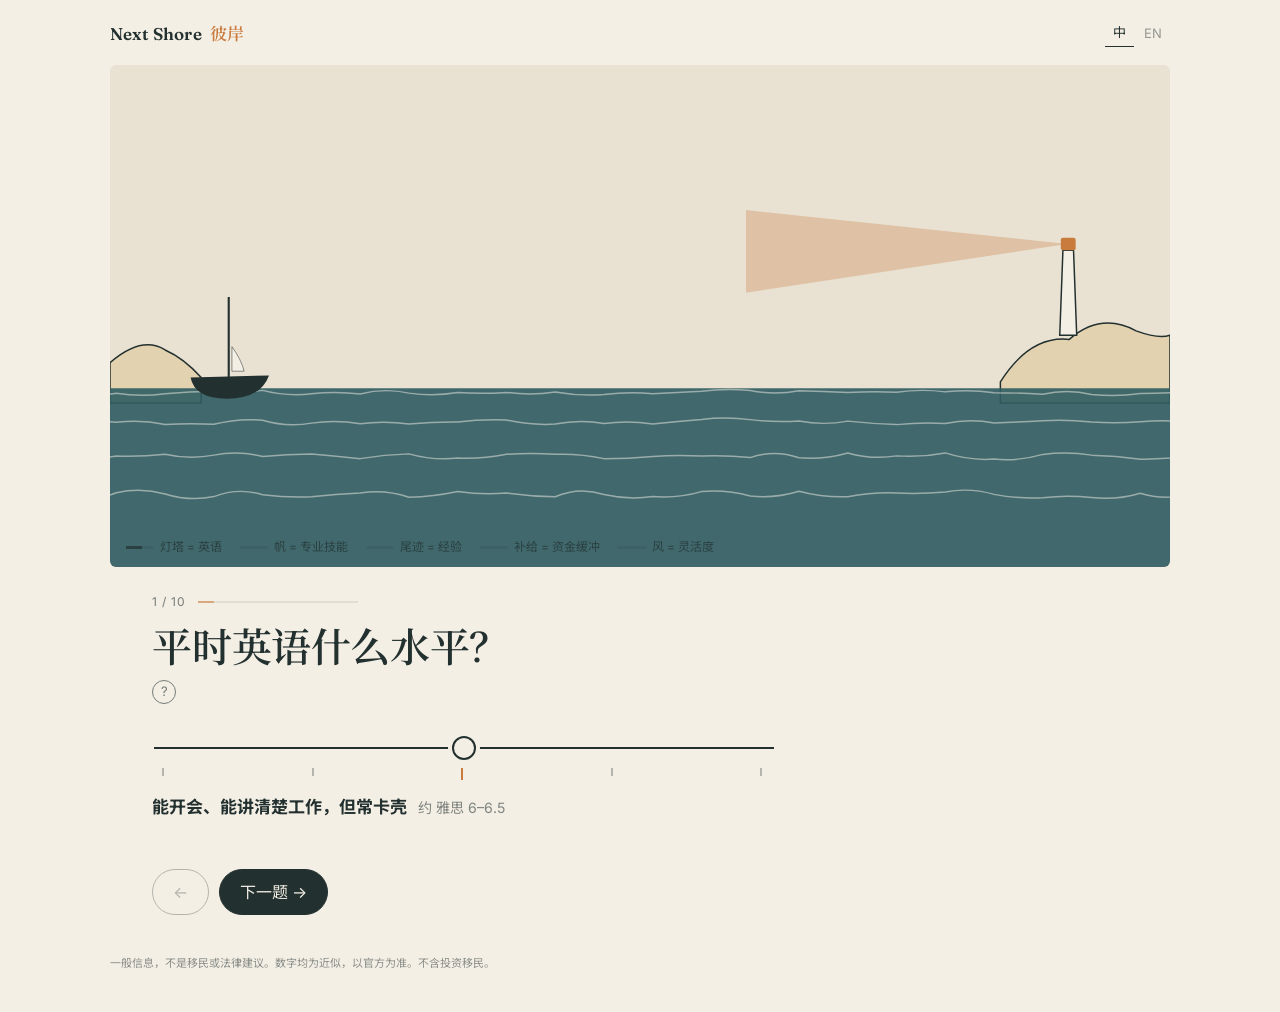
<file: v2b/index.html>
<!doctype html><html lang="zh-CN"><head><meta charset="utf-8"><meta name="viewport" content="width=device-width,initial-scale=1">
<title>Next Shore · 彼岸 — v2b illustrated</title>
<link rel="preconnect" href="https://fonts.googleapis.com"><link rel="preconnect" href="https://fonts.gstatic.com" crossorigin>
<link href="https://fonts.googleapis.com/css2?family=Fraunces:opsz,wght@9..144,400;9..144,600&family=Inter:wght@400;600&family=Noto+Serif+SC:wght@500;700&family=Noto+Sans+SC:wght@400;600&display=swap" rel="stylesheet">
<link rel="stylesheet" href="../v2/engine.css"><style>
/* v2b medium: filled illustration, rocking boat, tide rises with progress */
:root{--paper:#f4efe5;--sand:#e3d2b0;--sea:#2f5d62;--ink:#22302f;--accent:#c97a3d;--intensity:1;--head:"Fraunces","Noto Serif SC",serif}
.scene .water{opacity:.9}.scene .wave{stroke:#f4efe5;opacity:.5}.scene .wake path{stroke:#f4efe5}
.scene .bob{animation:bob 3.2s ease-in-out infinite;transform-box:fill-box;transform-origin:50% 100%}
@keyframes bob{0%,100%{transform:rotate(-2deg) translateY(0)}50%{transform:rotate(2deg) translateY(3px)}}
.scene .w0,.scene .w2{animation:drift 7s ease-in-out infinite alternate}.scene .w1,.scene .w3{animation:drift 9s ease-in-out infinite alternate-reverse}
@keyframes drift{to{transform:translateX(-26px)}}
.scene .gust{animation:drift 5s ease-in-out infinite alternate}
.stage{background:#e9e2d3;border-radius:6px;padding:20px 0 0;overflow:hidden}.legend{padding:0 16px 10px}
@media(min-width:900px){.panel{display:block}.q{margin-left:4%}}
.chart .grid{stroke:color-mix(in srgb,var(--sea) 10%,transparent)}.mapwrap{background:#ebe4d4;border-radius:6px}
</style></head>
<body><div id="app"></div><script src="../data.js"></script><script src="../v2/engine.js"></script>
<script>NSV.mount(document.getElementById("app"), {});</script></body></html>
</file>
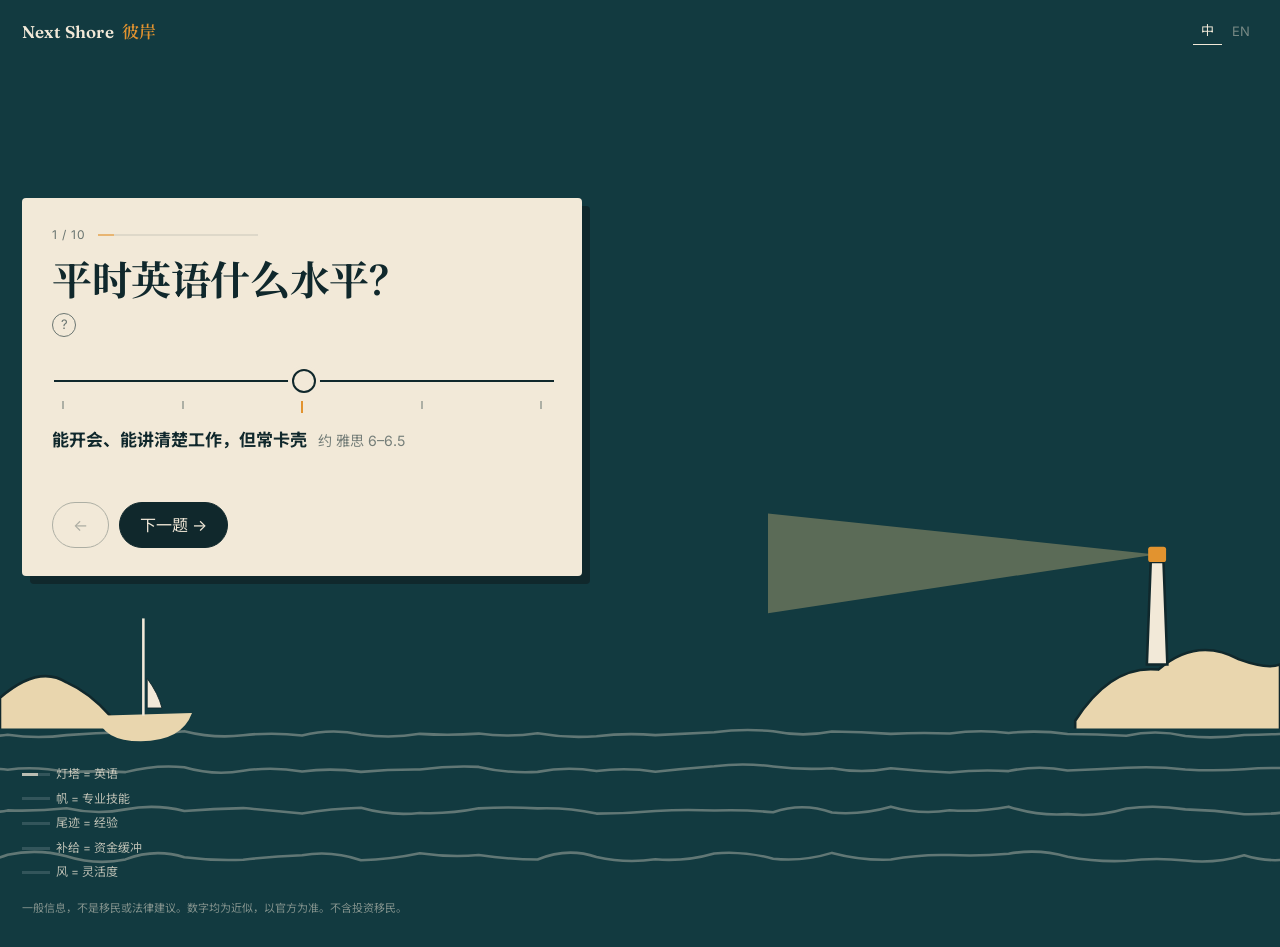
<file: v2c/index.html>
<!doctype html><html lang="zh-CN"><head><meta charset="utf-8"><meta name="viewport" content="width=device-width,initial-scale=1">
<title>Next Shore · 彼岸 — v2c immersive</title>
<link rel="preconnect" href="https://fonts.googleapis.com"><link rel="preconnect" href="https://fonts.gstatic.com" crossorigin>
<link href="https://fonts.googleapis.com/css2?family=Fraunces:opsz,wght@9..144,400;9..144,700&family=Inter:wght@400;600&family=Noto+Serif+SC:wght@700&family=Noto+Sans+SC:wght@400;600&display=swap" rel="stylesheet">
<link rel="stylesheet" href="../v2/engine.css"><style>
/* v2c bold: full-screen sea; question floats over it; chart is a big parallax map */
:root{--paper:#f2e9d8;--sand:#e9d6ae;--sea:#123a40;--ink:#10282c;--accent:#e2932f;--intensity:1;--head:"Fraunces","Noto Serif SC",serif;--line:2px}
body{background:var(--sea)}
.ns2{max-width:none;padding:0}
.top{position:fixed;inset:0 0 auto 0;z-index:5;padding:16px 22px;color:var(--paper)}.mark{color:var(--paper)}.lang button[aria-pressed=true]{border-color:var(--paper)}
.stage{position:fixed;inset:0;margin:0;z-index:0;display:flex;align-items:flex-end}
.scene{height:100vh;width:100%}.scene .water{opacity:1}.scene .wave{stroke:var(--paper);opacity:.35}.scene .gust{stroke:var(--paper)}
.scene .wake path{stroke:var(--paper)}.scene .tower{fill:var(--paper)}.scene .beam{fill:#ffd88a}
.scene .bob{animation:bob 3s ease-in-out infinite;transform-box:fill-box;transform-origin:50% 100%}
@keyframes bob{0%,100%{transform:rotate(-3deg)}50%{transform:rotate(3deg) translateY(4px)}}
.scene .wave{animation:drift 6s ease-in-out infinite alternate}@keyframes drift{to{transform:translateX(-40px)}}
.legend{position:absolute;left:22px;top:auto;bottom:18px;color:var(--paper);flex-direction:column;opacity:.75}.legend i{background:#ffffff30}.legend i:after{background:var(--paper)}
.panel{position:relative;z-index:2;margin:0;min-height:100vh;display:flex;align-items:flex-start;padding:22vh 22px 30px}
.q{background:var(--paper);padding:28px 30px;border-radius:4px;box-shadow:8px 8px 0 var(--ink);max-width:560px}
.q h1{font-weight:700}
[data-view=r] .stage{opacity:.25}[data-view=r] .legend{display:none}.q{width:min(560px,100%)}.scene .hull{fill:var(--sand)}.scene .mast{stroke:var(--paper)}
[data-view=r] .panel{display:block;padding:90px 22px 30px;max-width:1200px;margin:0 auto}
.res{color:var(--paper)}.res .verdict h1{font-weight:700;font-size:clamp(34px,6vw,76px);color:var(--paper)}
.knots i{border-color:var(--paper)}.knots i.on{background:var(--paper)}
.mapwrap{background:var(--paper);color:var(--ink);border-radius:4px;box-shadow:10px 10px 0 #0006}
.harbor-detail,.why,.others{background:var(--paper);color:var(--ink);padding:6px 22px 14px;border-radius:4px;margin-top:18px;border:0;max-width:820px}
.go button{border-color:var(--paper);color:var(--paper)}.q .go button{border-color:var(--ink);color:var(--ink)}.q .go .primary{color:var(--paper)}
.disc{position:relative;z-index:2;color:var(--paper);padding:0 22px 30px;margin:0}
@media(max-width:640px){.panel{padding:16vh 14px 20px}.q{padding:22px 20px;box-shadow:5px 5px 0 var(--ink)}.legend{display:none}}
</style></head>
<body><div id="app"></div><script src="../data.js"></script><script src="../v2/engine.js"></script>
<script>NSV.mount(document.getElementById("app"), {parallax:true});</script></body></html>
</file>
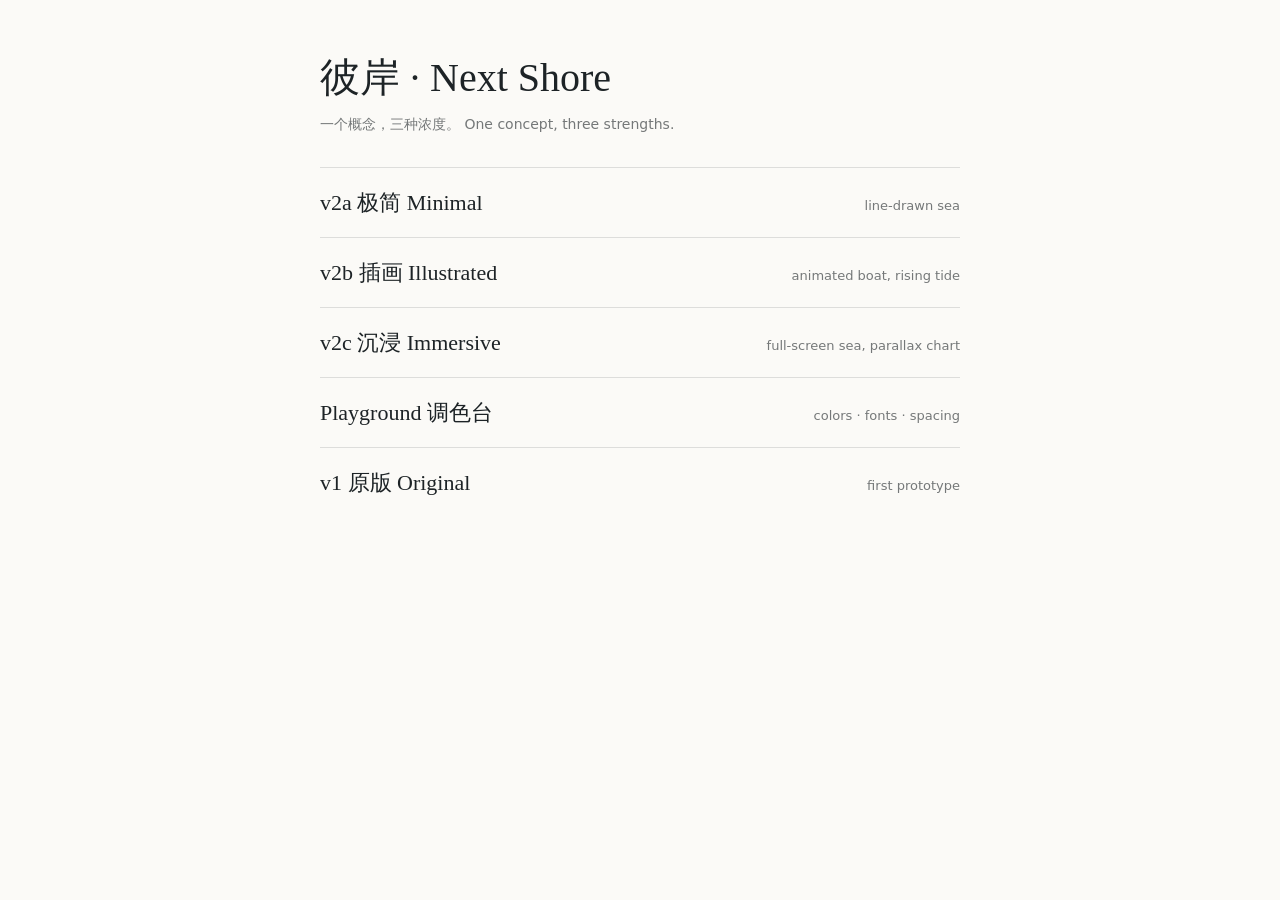
<file: variants.html>
<!doctype html><html lang="zh-CN"><head><meta charset="utf-8"><meta name="viewport" content="width=device-width,initial-scale=1"><title>Next Shore · 彼岸 — variants</title>
<style>body{margin:0;background:#fbfaf7;color:#1d2326;font:16px/1.5 Georgia,"Noto Serif SC",serif;padding:48px 24px}main{max-width:640px;margin:0 auto}
h1{font-weight:400;font-size:40px;margin:0 0 6px}p{opacity:.6;margin:0 0 32px;font-family:system-ui,sans-serif;font-size:14px}
a{display:flex;justify-content:space-between;align-items:baseline;padding:18px 0;border-top:1px solid #1d232622;color:inherit;text-decoration:none;font-size:22px}a:hover{color:#b5532f}
a small{font:13px system-ui,sans-serif;opacity:.6}</style></head>
<body><main><h1>彼岸 · Next Shore</h1><p>一个概念，三种浓度。 One concept, three strengths.</p>
<a href="v2a/">v2a 极简 Minimal <small>line-drawn sea</small></a>
<a href="v2b/">v2b 插画 Illustrated <small>animated boat, rising tide</small></a>
<a href="v2c/">v2c 沉浸 Immersive <small>full-screen sea, parallax chart</small></a>
<a href="playground/">Playground 调色台 <small>colors · fonts · spacing</small></a>
<a href="./">v1 原版 Original <small>first prototype</small></a></main></body></html>
</file>
<file: v2/engine.css>
/* Shared structure for v2 variants. Variants only override the variables + a few rules. */
:root{--paper:#fbfaf7;--sea:#2f5d62;--sand:#e8dcc4;--ink:#1d2326;--accent:#b5532f;
  --head:"Source Serif 4","Noto Serif SC",Georgia,serif;--body:"Inter","Noto Sans SC",system-ui,sans-serif;
  --space:1;--intensity:.5;--line:1.4px}
*{box-sizing:border-box}
body{margin:0;background:var(--paper);color:var(--ink);font:16px/1.55 var(--body);-webkit-font-smoothing:antialiased;overflow-x:hidden}
button{font:inherit;color:inherit;cursor:pointer}
:focus-visible{outline:2px solid var(--accent);outline-offset:3px;border-radius:4px}
.ns2{max-width:1100px;margin:0 auto;padding:calc(18px*var(--space)) calc(20px*var(--space)) 40px}
.top{display:flex;justify-content:space-between;align-items:center}
.mark{font:600 17px var(--head);color:var(--ink);text-decoration:none;letter-spacing:.01em}.mark span{color:var(--accent);margin-left:4px}
.lang{display:flex;gap:2px;font-size:13px}.lang button{border:0;background:none;padding:4px 8px;opacity:.45}.lang button[aria-pressed=true]{opacity:1;border-bottom:1.5px solid var(--ink)}
/* scene */
.stage{position:relative;overflow:hidden;margin:calc(18px*var(--space)) 0 0}
.scene{width:100%;height:auto;display:block;overflow:visible}
.scene path,.scene rect,.scene polygon{transition:opacity .7s,transform .9s cubic-bezier(.3,.7,.2,1)}
.scene .gust{fill:none;stroke:var(--ink);stroke-width:var(--line);stroke-linecap:round;opacity:0}
.scene .land{fill:var(--sand);stroke:var(--ink);stroke-width:var(--line)}
.scene .home{fill:var(--sand)}
.scene .tower{fill:var(--paper);stroke:var(--ink);stroke-width:var(--line)}
.scene .lamp{fill:var(--accent)}
.scene .beam{fill:var(--accent);opacity:.1}
.scene .water{fill:var(--sea);opacity:calc(var(--intensity)*.35)}
.scene .wave{fill:none;stroke:var(--sea);stroke-width:var(--line);stroke-linecap:round}
.scene .tide{transition:transform 1s}
.scene .boat{transition:transform 1.1s cubic-bezier(.3,.7,.2,1)}
.scene .hull{fill:var(--ink)} .scene .mast{stroke:var(--ink);stroke-width:2}
.scene .sail{fill:var(--paper);stroke:var(--ink);stroke-width:var(--line);transform-box:fill-box;transform-origin:0% 100%}
.scene .crates rect{fill:var(--accent);stroke:var(--ink);stroke-width:1}
.scene .wake path{fill:none;stroke:var(--sea);stroke-width:var(--line);stroke-linecap:round}
.legend{display:flex;flex-wrap:wrap;gap:6px 18px;font-size:12px;opacity:.7;margin-top:8px}
.legend span{display:flex;align-items:center;gap:6px}.legend i{width:28px;height:3px;background:color-mix(in srgb,var(--ink) 15%,transparent);position:relative}
.legend i:after{content:"";position:absolute;inset:0;width:var(--v);background:var(--ink);transition:width .7s}
/* question */
.panel{margin-top:calc(26px*var(--space))}
.q{max-width:620px;animation:rise .45s cubic-bezier(.2,.7,.2,1)}
@keyframes rise{from{opacity:0;transform:translateY(10px)}to{opacity:1;transform:none}}
.count{display:flex;align-items:center;gap:12px;font-size:12px;letter-spacing:.08em;opacity:.6}
.count .bar{flex:1;max-width:160px;height:2px;background:color-mix(in srgb,var(--ink) 15%,transparent)}.count .bar i{display:block;height:100%;background:var(--accent);transition:width .5s}
.q h1{font:600 clamp(26px,4vw,40px)/1.2 var(--head);margin:calc(12px*var(--space)) 0 calc(6px*var(--space));letter-spacing:-.01em}
.more{display:inline-block;font-size:14px}.more summary{list-style:none;width:24px;height:24px;border:1.4px solid var(--ink);border-radius:50%;text-align:center;line-height:21px;cursor:pointer;font-size:13px;opacity:.6}
.more summary::-webkit-details-marker{display:none}.more[open] summary{opacity:1}.more p{margin:8px 0 0;max-width:480px;opacity:.75}
.chips{display:flex;flex-wrap:wrap;gap:8px;margin-top:calc(22px*var(--space))}
.chip{border:1.4px solid var(--ink);background:transparent;border-radius:999px;padding:9px 16px;font-size:15px;transition:background .2s,color .2s,transform .15s}
.chip:hover{transform:translateY(-1px)} .chip[aria-pressed=true]{background:var(--ink);color:var(--paper)}
.chip[draggable=true]{cursor:grab}
.dock{margin-top:12px;border:1.4px dashed color-mix(in srgb,var(--ink) 35%,transparent);border-radius:12px;padding:10px;text-align:center;font-size:13px;opacity:.6}
.dock.hot{border-color:var(--accent);opacity:1}
.slide{margin-top:calc(28px*var(--space))}
input[type=range]{width:100%;-webkit-appearance:none;appearance:none;background:none;height:28px}
input[type=range]::-webkit-slider-runnable-track{height:2px;background:var(--ink)}
input[type=range]::-webkit-slider-thumb{-webkit-appearance:none;width:24px;height:24px;margin-top:-11px;border-radius:50%;background:var(--paper);border:2px solid var(--ink);box-shadow:0 0 0 4px var(--paper)}
input[type=range]::-moz-range-track{height:2px;background:var(--ink)} input[type=range]::-moz-range-thumb{width:20px;height:20px;border-radius:50%;background:var(--paper);border:2px solid var(--ink)}
.ticks{display:flex;justify-content:space-between;padding:0 10px}.ticks span{width:2px;height:8px;background:color-mix(in srgb,var(--ink) 30%,transparent)}.ticks span.on{background:var(--accent);height:12px}
.readout{margin:14px 0 0;font-size:17px;min-height:2.6em}.readout small{opacity:.55;margin-left:6px}
.go{display:flex;gap:10px;margin-top:calc(30px*var(--space))}
.go button{border:1.4px solid var(--ink);background:none;border-radius:999px;padding:10px 20px}
.go .primary{background:var(--ink);color:var(--paper)} .go button:disabled{opacity:.3;cursor:not-allowed}
/* result */
.verdict h1{font:600 clamp(28px,4.4vw,46px)/1.15 var(--head);margin:0;max-width:760px;letter-spacing:-.015em}
.meta{display:flex;flex-wrap:wrap;gap:20px;align-items:center;margin-top:12px;font-size:14px}
.yrs{border-bottom:2px solid var(--accent)} .knots{display:flex;gap:5px;align-items:center;opacity:.8}
.knots i{width:10px;height:10px;border:1.4px solid var(--ink);border-radius:50%}.knots i.on{background:var(--ink)}
.mapwrap{margin-top:calc(22px*var(--space));overflow:hidden}
.chart{width:100%;height:auto;display:block}
.chart .grid{stroke:color-mix(in srgb,var(--sea) 14%,transparent);stroke-width:1}
.chart .contour{fill:none;stroke:color-mix(in srgb,var(--sea) 40%,transparent);stroke-width:1;stroke-dasharray:2 5}
.chart .rose circle{fill:none;stroke:var(--ink);stroke-width:1}.chart .rose path{fill:none;stroke:var(--ink);stroke-width:1}.chart .rose text{font:11px var(--body);fill:var(--ink)}
.chart .coast{fill:var(--sand);stroke:var(--ink);stroke-width:var(--line)}
.chart .route{fill:none;stroke:var(--accent);stroke-width:2.2;stroke-dasharray:7 7;stroke-linecap:round;animation:draw 2s ease-out both}
@keyframes draw{from{stroke-dashoffset:600}to{stroke-dashoffset:0}}
.chart .lane{fill:none;stroke:var(--accent);stroke-width:1.6;stroke-dasharray:3 6}
.chart .port circle{fill:var(--accent)} .chart text{font:13px var(--body);fill:var(--ink)}
.chart .buoy{animation:rise .6s both}.chart .buoy path{fill:var(--paper);stroke:var(--ink);stroke-width:1.4}.chart .mo{font-weight:600;fill:var(--accent)}
.chart .harbor{cursor:pointer;outline:none}.chart .harbor path:first-child{fill:var(--paper);stroke:var(--ink);stroke-width:1.4;transition:fill .2s}
.chart .harbor.soon path:first-child{stroke-dasharray:3 4}.chart .harbor text{font-weight:600;pointer-events:none}.chart .harbor .sc{font-weight:400;font-size:12px;opacity:.65}
.chart .harbor:hover path:first-child,.chart .harbor:focus path:first-child,.chart .harbor.on path:first-child{fill:color-mix(in srgb,var(--accent) 22%,var(--paper))}
.hint{font-size:12px;opacity:.55;margin:6px 0 0}
.harbor-detail{border-top:1.4px solid var(--ink);margin-top:18px;padding-top:14px;max-width:760px;animation:rise .4s}
.harbor-detail .hd{display:flex;align-items:baseline;gap:14px}.harbor-detail h2{font:600 28px var(--head);margin:0}.score{color:var(--accent);font-weight:600}
.line{opacity:.75;margin:4px 0 8px}.soonnote{font-size:13px;color:var(--accent)}
details>summary{cursor:pointer}
.res details:not(.more){border-bottom:1px solid color-mix(in srgb,var(--ink) 15%,transparent)}
.res details:not(.more)>summary{list-style:none;padding:12px 0;font-weight:600;display:flex;justify-content:space-between}
.res details:not(.more)>summary::-webkit-details-marker{display:none}
.res details:not(.more)>summary:after{content:"+";opacity:.6}.res details[open]>summary:after{content:"–"}
.res details>div,.res details>ul,.res details>dl{padding-bottom:12px} dt{font-weight:600;margin-top:6px} dd{margin:0;opacity:.85}
.why,.others{max-width:760px}.why h3{font:600 15px var(--body);margin:16px 0 6px}
.weak{display:grid;grid-template-columns:60px 1fr;gap:4px 12px}.weak .m{grid-row:span 2;height:4px;margin-top:9px;background:color-mix(in srgb,var(--ink) 12%,transparent)}.weak .m i{display:block;height:100%;background:var(--accent)}
.olist{display:flex;flex-wrap:wrap;gap:6px}.olist button{border:1px solid color-mix(in srgb,var(--ink) 30%,transparent);background:none;border-radius:999px;padding:5px 12px;font-size:14px}.olist small{opacity:.55}
.disc{font-size:11px;opacity:.5;margin-top:40px;max-width:620px}
@media (max-width:640px){.mapwrap{overflow-x:auto}.chart{min-width:680px}.chart text{font-size:15px!important}.chart .harbor .sc{font-size:13px!important}.legend{font-size:11px;gap:4px 12px}.chips .chip{font-size:14px;padding:8px 13px}}
@media (prefers-reduced-motion:reduce){*{animation:none!important;transition:none!important}}

.hlist{display:none;margin-top:8px}.hlist button[aria-pressed=true]{background:var(--ink);color:var(--paper)}
@media(max-width:640px){.hlist{display:flex}}
</file>
